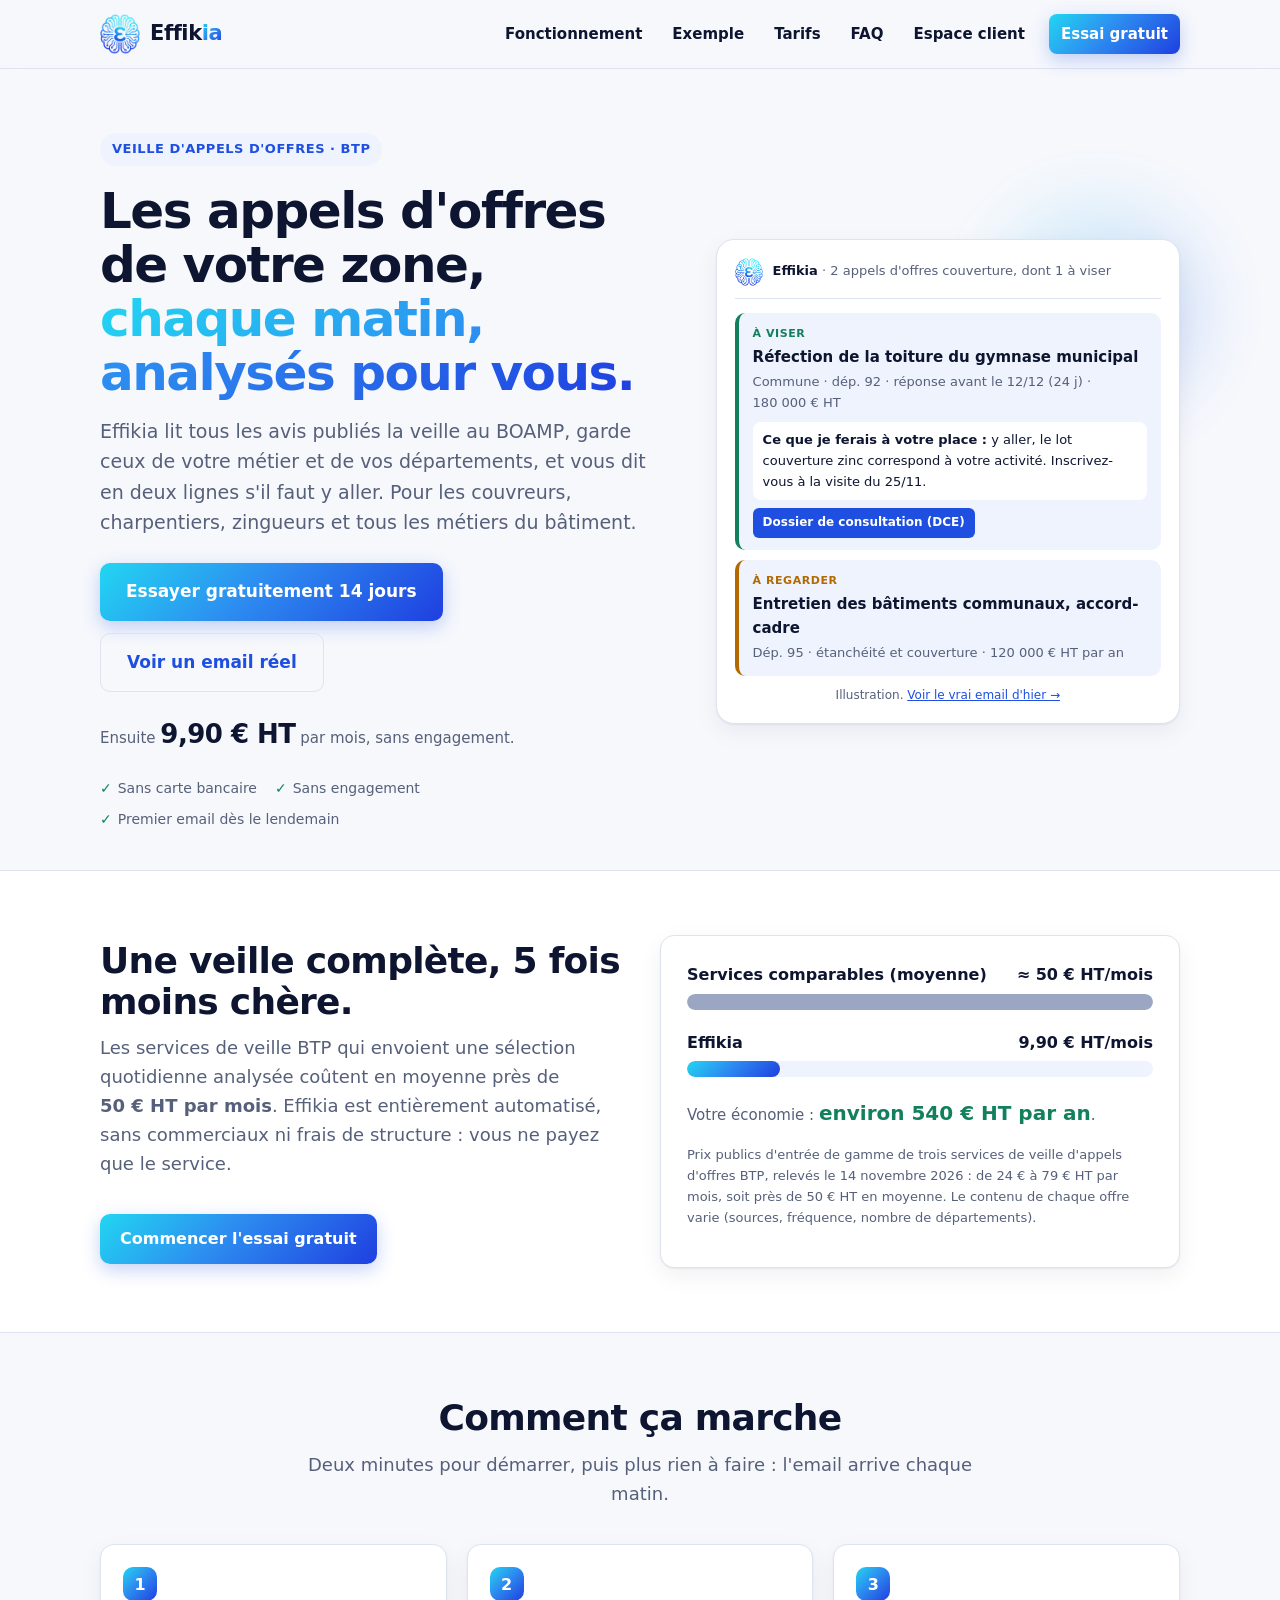
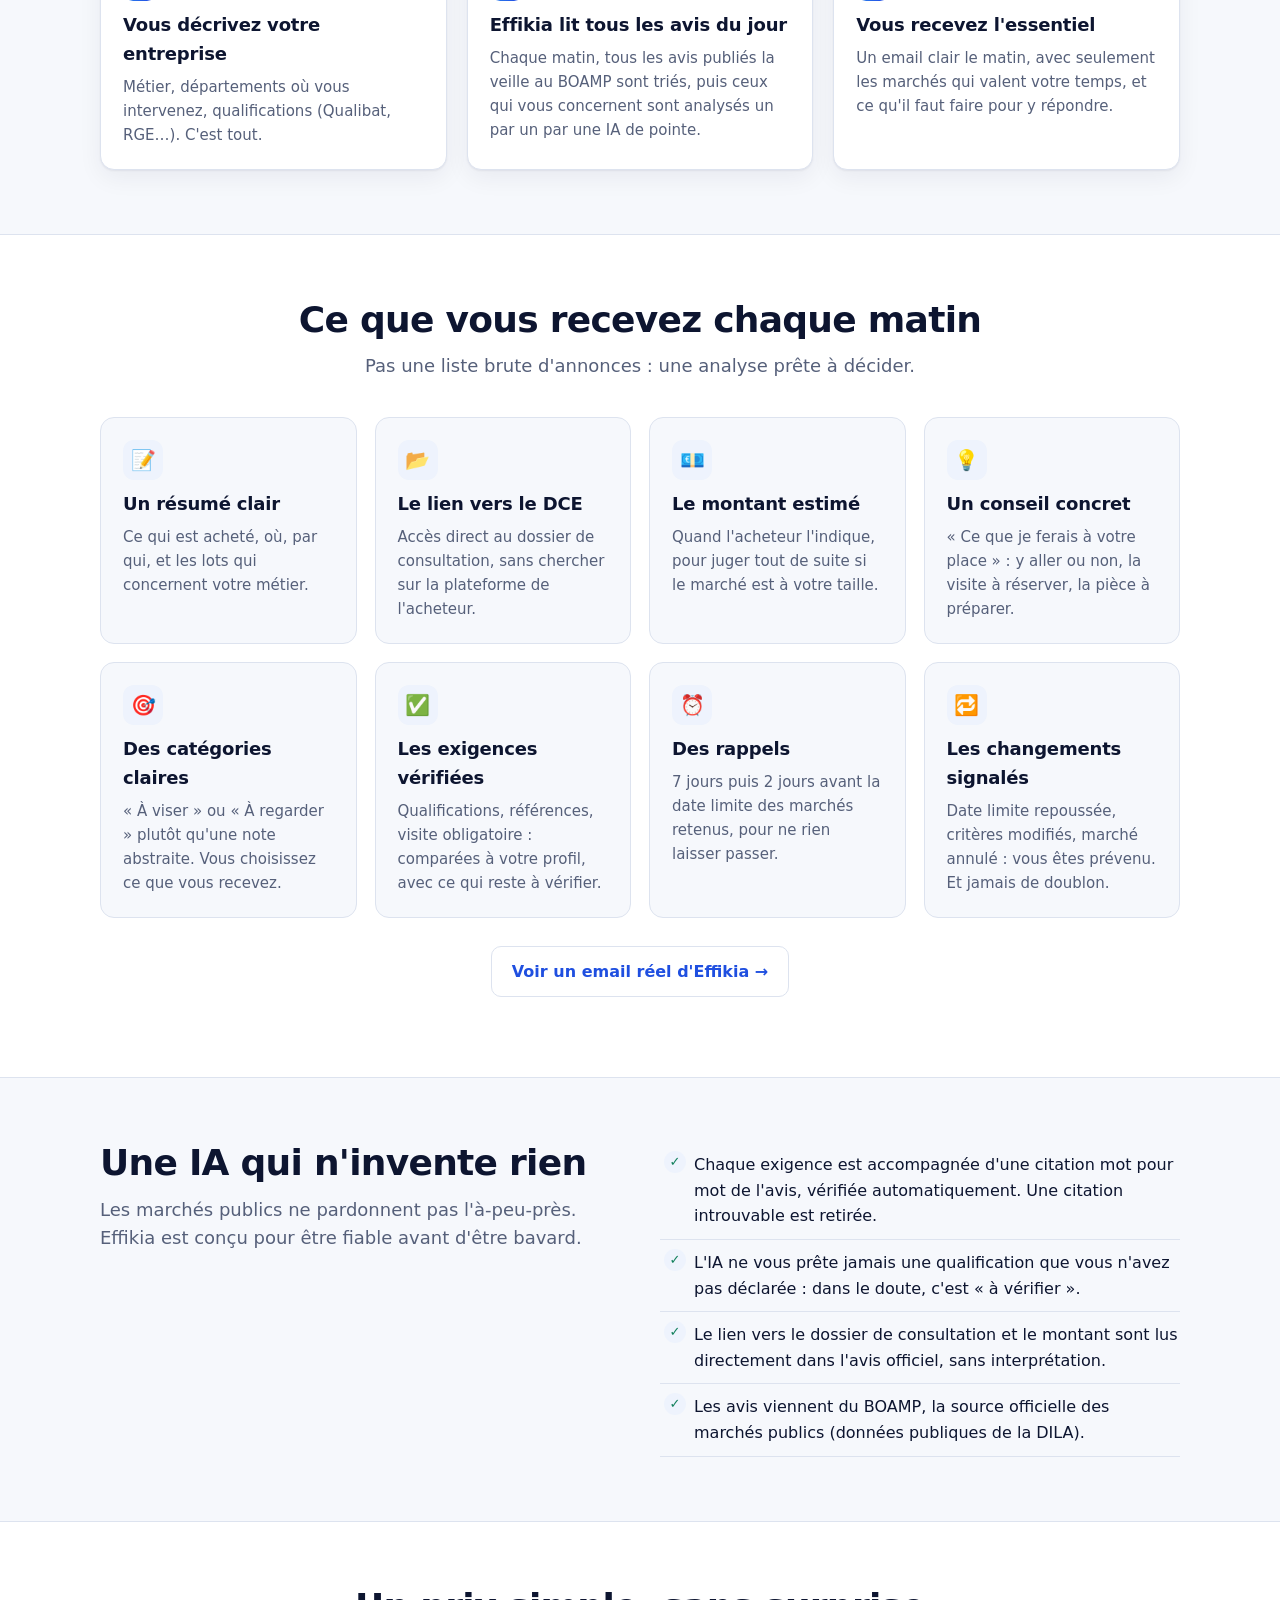
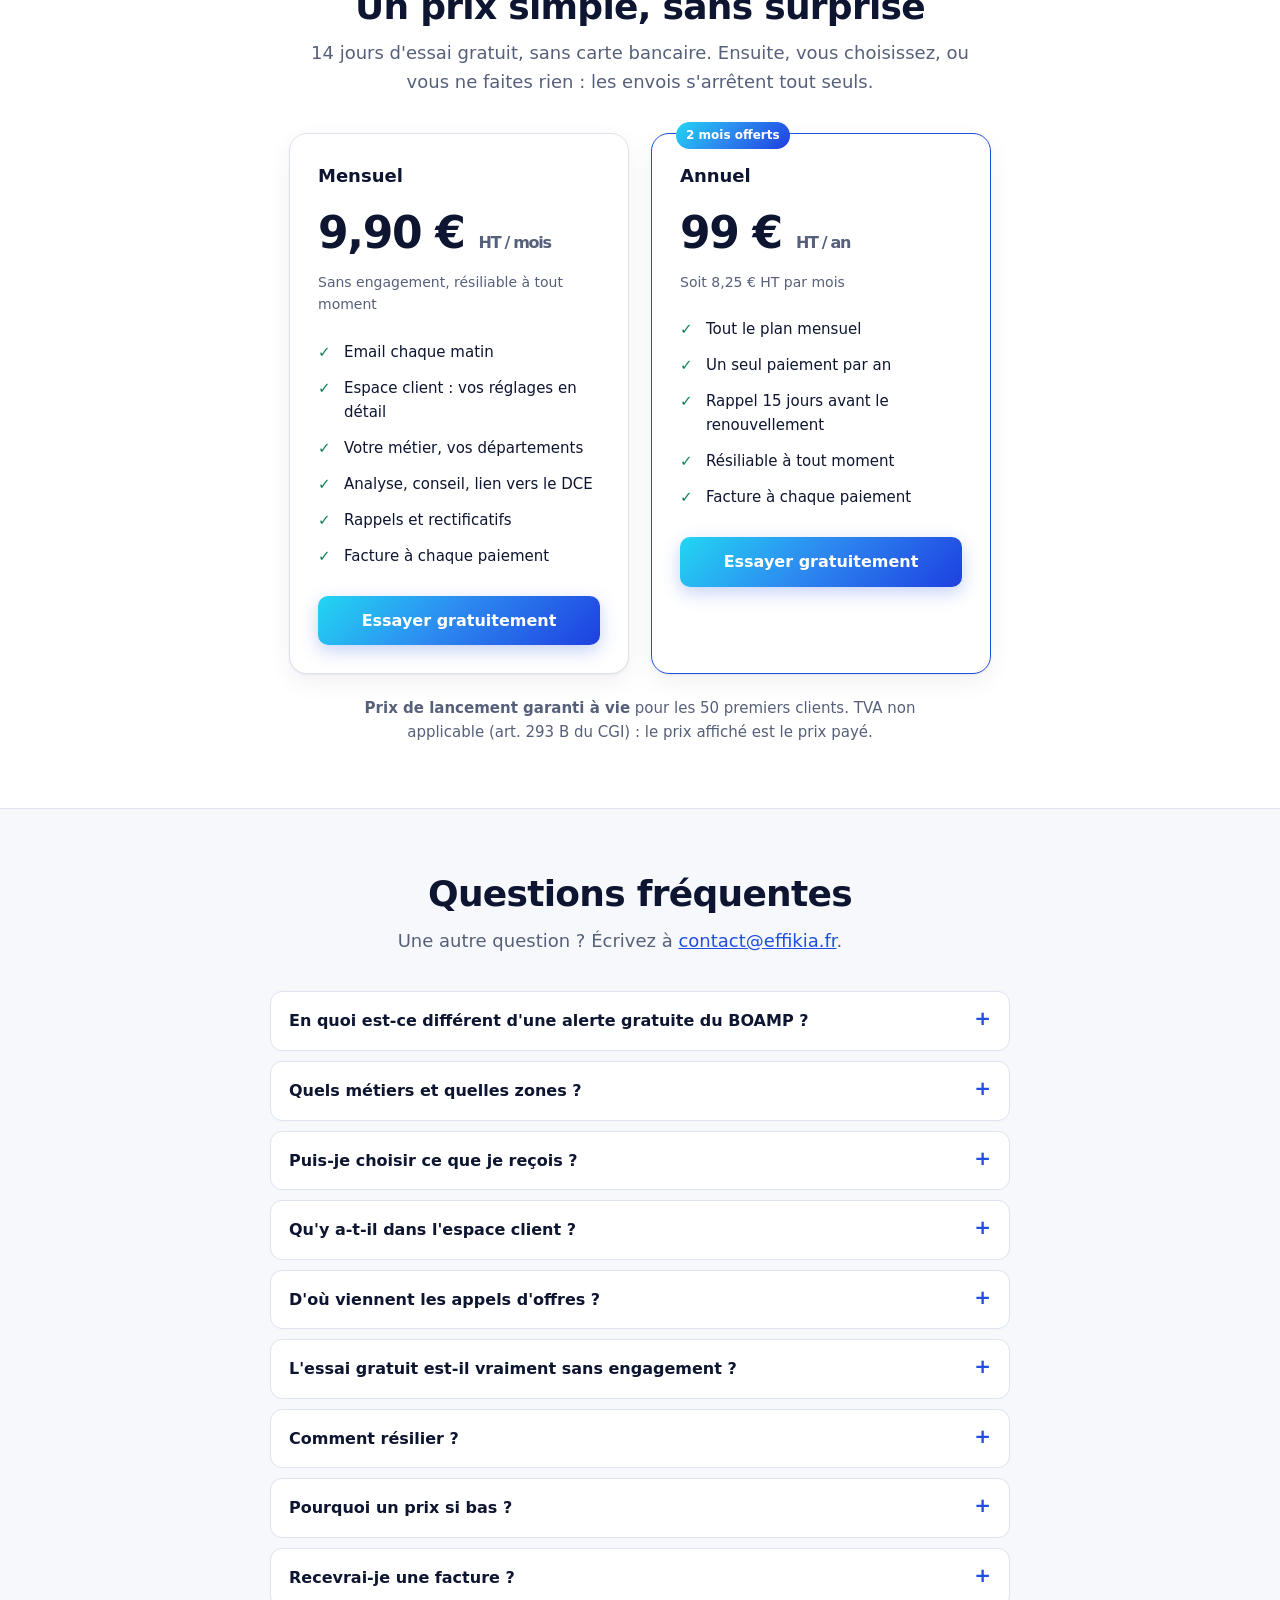
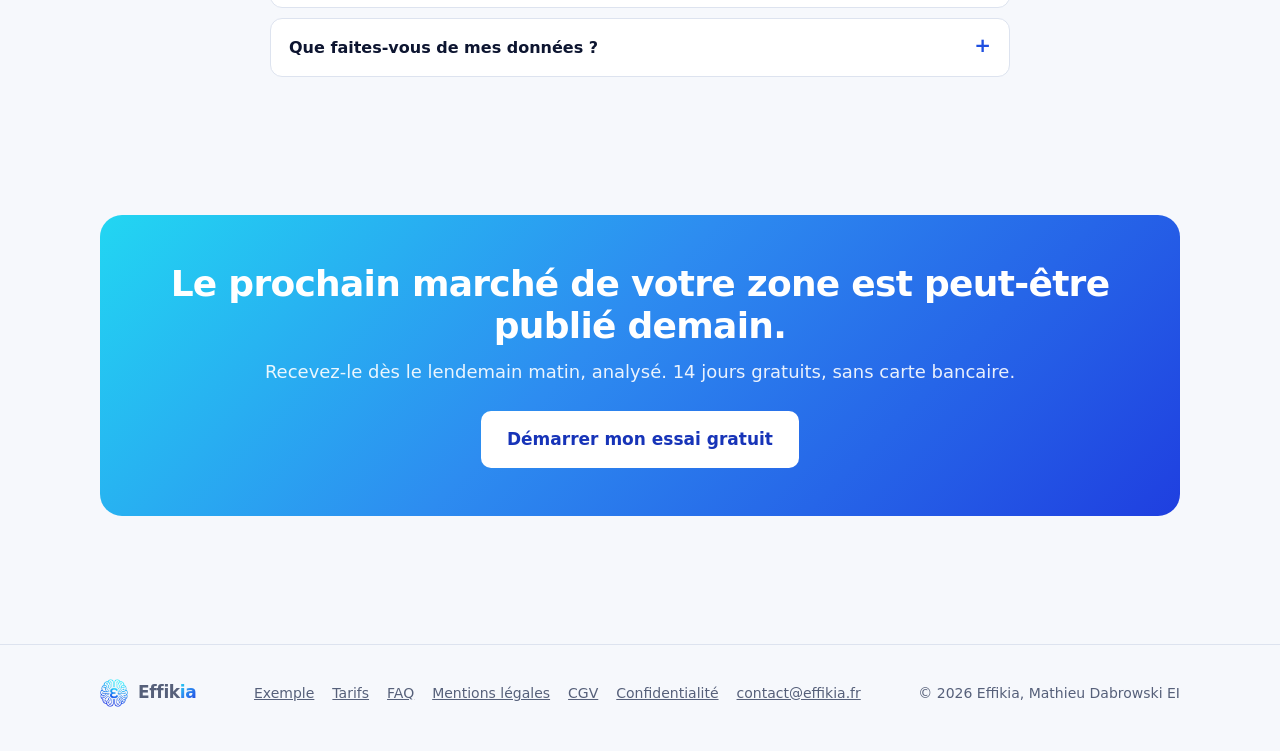
<file: index.html>
<!doctype html>
<html lang="fr">
<head>
<meta charset="utf-8"><meta name="viewport" content="width=device-width,initial-scale=1">
<title>Effikia · Veille d'appels d'offres BTP à 9,90 € HT par mois</title>
<meta name="description" content="Chaque matin, les appels d'offres publics de votre métier et de vos départements, analysés par IA : résumé, lien vers le dossier de consultation, exigences et conseil. 9,90 € HT par mois, essai gratuit 14 jours sans carte bancaire.">
<link rel="icon" type="image/png" sizes="32x32" href="img/favicon-32.png">
<link rel="apple-touch-icon" href="img/apple-touch-icon.png">
<meta property="og:title" content="Effikia · Veille d'appels d'offres BTP à 9,90 € HT par mois">
<meta property="og:description" content="Les appels d'offres de votre métier et de votre zone, chaque matin, analysés pour vous.">
<meta property="og:image" content="https://effikia.fr/img/logo.png">
<link rel="stylesheet" href="style.css">
</head>
<body>
<header class="site-header">
  <div class="wrap">
    <a class="brand" href="index.html"><img src="img/logo-96.png" alt="" width="40" height="40"><span>Effik<b>ia</b></span></a>
    <input type="checkbox" id="menu" class="menu-toggle" aria-label="Ouvrir le menu">
    <label for="menu" class="menu-btn" aria-hidden="true"><span></span><span></span><span></span></label>
    <nav class="nav" aria-label="Navigation principale">
      <a href="index.html#fonctionnement">Fonctionnement</a>
      <a href="exemple.html">Exemple</a>
      <a href="index.html#tarifs">Tarifs</a>
      <a href="index.html#faq">FAQ</a>
      <a href="https://espace.effikia.fr/">Espace client</a>
      <a class="btn" href="essai.html">Essai gratuit</a>
    </nav>
  </div>
</header>

<main>
<section class="hero">
  <div class="wrap">
    <div>
      <span class="eyebrow">Veille d'appels d'offres · BTP</span>
      <h1>Les appels d'offres de votre zone, <span class="accent">chaque matin, analysés pour vous.</span></h1>
      <p class="lead">Effikia lit tous les avis publiés la veille au BOAMP, garde ceux de votre métier et de vos départements, et vous dit en deux lignes s'il faut y aller. Pour les couvreurs, charpentiers, zingueurs et tous les métiers du bâtiment.</p>
      <div class="cta-row">
        <a class="btn lg" href="essai.html">Essayer gratuitement 14 jours</a>
        <a class="btn ghost lg" href="exemple.html">Voir un email réel</a>
      </div>
      <p class="price-tag">Ensuite <strong>9,90&nbsp;€&nbsp;HT</strong> par mois, sans engagement.</p>
      <ul class="reassure">
        <li>Sans carte bancaire</li><li>Sans engagement</li><li>Premier email dès le lendemain</li>
      </ul>
    </div>
    <div class="mock" aria-label="Aperçu d'un email du matin (illustration)">
      <div class="mock-head"><img src="img/logo-96.png" alt=""><div><b>Effikia</b> · 2 appels d'offres couverture, dont 1 à viser</div></div>
      <div class="tender">
        <div class="tag">À VISER</div>
        <div class="t">Réfection de la toiture du gymnase municipal</div>
        <div class="m">Commune · dép. 92 · réponse avant le 12/12 (24 j) · 180&nbsp;000&nbsp;€&nbsp;HT</div>
        <div class="advice"><b>Ce que je ferais à votre place :</b> y aller, le lot couverture zinc correspond à votre activité. Inscrivez-vous à la visite du 25/11.</div>
        <span class="dce">Dossier de consultation (DCE)</span>
      </div>
      <div class="tender warn">
        <div class="tag">À REGARDER</div>
        <div class="t">Entretien des bâtiments communaux, accord-cadre</div>
        <div class="m">Dép. 95 · étanchéité et couverture · 120&nbsp;000&nbsp;€&nbsp;HT par an</div>
      </div>
      <p class="mock-note">Illustration. <a href="exemple.html">Voir le vrai email d'hier →</a></p>
    </div>
  </div>
</section>

<section class="block alt" id="prix">
  <div class="wrap compare">
    <div>
      <h2>Une veille complète, 5 fois moins chère.</h2>
      <p class="section-lead">Les services de veille BTP qui envoient une sélection quotidienne analysée coûtent en moyenne près de <strong>50&nbsp;€&nbsp;HT par mois</strong>. Effikia est entièrement automatisé, sans commerciaux ni frais de structure : vous ne payez que le service.</p>
      <a class="btn" href="essai.html">Commencer l'essai gratuit</a>
    </div>
    <div class="bars">
      <div class="bar">
        <div class="bar-label"><span>Services comparables (moyenne)</span><span>≈ 50&nbsp;€&nbsp;HT/mois</span></div>
        <div class="bar-track"><div class="bar-fill" style="width:100%"></div></div>
      </div>
      <div class="bar">
        <div class="bar-label"><span>Effikia</span><span>9,90&nbsp;€&nbsp;HT/mois</span></div>
        <div class="bar-track"><div class="bar-fill us" style="width:20%"></div></div>
      </div>
      <p class="saving">Votre économie : <strong>environ 540&nbsp;€&nbsp;HT par an</strong>.</p>
      <p class="fineprint">Prix publics d'entrée de gamme de trois services de veille d'appels d'offres BTP, relevés le 14&nbsp;novembre&nbsp;2026 : de 24&nbsp;€ à 79&nbsp;€ HT par mois, soit près de 50&nbsp;€ HT en moyenne. Le contenu de chaque offre varie (sources, fréquence, nombre de départements).</p>
    </div>
  </div>
</section>

<section class="block" id="fonctionnement">
  <div class="wrap">
    <div class="center">
      <h2>Comment ça marche</h2>
      <p class="section-lead">Deux minutes pour démarrer, puis plus rien à faire : l'email arrive chaque matin.</p>
    </div>
    <div class="grid3">
      <div class="card"><div class="num">1</div><h3>Vous décrivez votre entreprise</h3><p>Métier, départements où vous intervenez, qualifications (Qualibat, RGE…). C'est tout.</p></div>
      <div class="card"><div class="num">2</div><h3>Effikia lit tous les avis du jour</h3><p>Chaque matin, tous les avis publiés la veille au BOAMP sont triés, puis ceux qui vous concernent sont analysés un par un par une IA de pointe.</p></div>
      <div class="card"><div class="num">3</div><h3>Vous recevez l'essentiel</h3><p>Un email clair le matin, avec seulement les marchés qui valent votre temps, et ce qu'il faut faire pour y répondre.</p></div>
    </div>
  </div>
</section>

<section class="block alt" id="contenu">
  <div class="wrap">
    <div class="center">
      <h2>Ce que vous recevez chaque matin</h2>
      <p class="section-lead">Pas une liste brute d'annonces : une analyse prête à décider.</p>
    </div>
    <div class="grid4">
      <div class="card"><div class="ico">📝</div><h3>Un résumé clair</h3><p>Ce qui est acheté, où, par qui, et les lots qui concernent votre métier.</p></div>
      <div class="card"><div class="ico">📂</div><h3>Le lien vers le DCE</h3><p>Accès direct au dossier de consultation, sans chercher sur la plateforme de l'acheteur.</p></div>
      <div class="card"><div class="ico">💶</div><h3>Le montant estimé</h3><p>Quand l'acheteur l'indique, pour juger tout de suite si le marché est à votre taille.</p></div>
      <div class="card"><div class="ico">💡</div><h3>Un conseil concret</h3><p>« Ce que je ferais à votre place » : y aller ou non, la visite à réserver, la pièce à préparer.</p></div>
      <div class="card"><div class="ico">🎯</div><h3>Des catégories claires</h3><p>« À viser » ou « À regarder » plutôt qu'une note abstraite. Vous choisissez ce que vous recevez.</p></div>
      <div class="card"><div class="ico">✅</div><h3>Les exigences vérifiées</h3><p>Qualifications, références, visite obligatoire : comparées à votre profil, avec ce qui reste à vérifier.</p></div>
      <div class="card"><div class="ico">⏰</div><h3>Des rappels</h3><p>7 jours puis 2 jours avant la date limite des marchés retenus, pour ne rien laisser passer.</p></div>
      <div class="card"><div class="ico">🔁</div><h3>Les changements signalés</h3><p>Date limite repoussée, critères modifiés, marché annulé : vous êtes prévenu. Et jamais de doublon.</p></div>
    </div>
    <p class="center" style="margin-top:28px"><a class="btn ghost" href="exemple.html">Voir un email réel d'Effikia →</a></p>
  </div>
</section>

<section class="block" id="fiabilite">
  <div class="wrap trust">
    <div>
      <h2>Une IA qui n'invente rien</h2>
      <p class="section-lead">Les marchés publics ne pardonnent pas l'à-peu-près. Effikia est conçu pour être fiable avant d'être bavard.</p>
    </div>
    <ul class="checklist">
      <li>Chaque exigence est accompagnée d'une citation mot pour mot de l'avis, vérifiée automatiquement. Une citation introuvable est retirée.</li>
      <li>L'IA ne vous prête jamais une qualification que vous n'avez pas déclarée : dans le doute, c'est « à vérifier ».</li>
      <li>Le lien vers le dossier de consultation et le montant sont lus directement dans l'avis officiel, sans interprétation.</li>
      <li>Les avis viennent du BOAMP, la source officielle des marchés publics (données publiques de la DILA).</li>
    </ul>
  </div>
</section>

<section class="block alt" id="tarifs">
  <div class="wrap">
    <div class="center">
      <h2>Un prix simple, sans surprise</h2>
      <p class="section-lead">14 jours d'essai gratuit, sans carte bancaire. Ensuite, vous choisissez, ou vous ne faites rien : les envois s'arrêtent tout seuls.</p>
    </div>
    <div class="plans">
      <div class="plan">
        <h3>Mensuel</h3>
        <p class="amount">9,90&nbsp;€ <small>HT / mois</small></p>
        <p class="sub">Sans engagement, résiliable à tout moment</p>
        <ul><li>Email chaque matin</li><li>Espace client : vos réglages en détail</li><li>Votre métier, vos départements</li><li>Analyse, conseil, lien vers le DCE</li><li>Rappels et rectificatifs</li><li>Facture à chaque paiement</li></ul>
        <a class="btn" href="essai.html">Essayer gratuitement</a>
      </div>
      <div class="plan best">
        <span class="badge">2 mois offerts</span>
        <h3>Annuel</h3>
        <p class="amount">99&nbsp;€ <small>HT / an</small></p>
        <p class="sub">Soit 8,25&nbsp;€ HT par mois</p>
        <ul><li>Tout le plan mensuel</li><li>Un seul paiement par an</li><li>Rappel 15 jours avant le renouvellement</li><li>Résiliable à tout moment</li><li>Facture à chaque paiement</li></ul>
        <a class="btn" href="essai.html">Essayer gratuitement</a>
      </div>
    </div>
    <p class="launch"><strong>Prix de lancement garanti à vie</strong> pour les 50 premiers clients. TVA non applicable (art. 293 B du CGI) : le prix affiché est le prix payé.</p>
  </div>
</section>

<section class="block" id="faq">
  <div class="wrap narrow faq">
    <h2 class="center">Questions fréquentes</h2>
    <p class="section-lead center">Une autre question ? Écrivez à <a href="mailto:contact@effikia.fr">contact@effikia.fr</a>.</p>
    <details><summary>En quoi est-ce différent d'une alerte gratuite du BOAMP ?</summary><p>Une alerte gratuite envoie tout ce qui contient un mot-clé, y compris les marchés hors de votre zone, trop gros ou sans rapport avec votre métier. Effikia lit chaque avis, écarte ce qui ne vous concerne pas, et vous explique pourquoi les autres valent le coup, avec le lien vers le dossier et ce qu'il faut préparer.</p></details>
    <details><summary>Quels métiers et quelles zones ?</summary><p>Effikia est spécialisé dans la couverture, la charpente et la zinguerie, et couvre aussi le bâtiment tous métiers. Vous choisissez jusqu'à 15 départements, en France métropolitaine et dans les départements d'outre-mer.</p></details>
    <details><summary>Puis-je choisir ce que je reçois ?</summary><p>Oui. Chaque marché est classé « À viser » (votre métier, votre zone, votre taille), « À regarder » (intéressant mais à vérifier) ou « Pour information » (votre métier n'y est qu'une petite partie, ou seulement en sous-traitance). Par défaut, vous recevez les deux premières catégories ; votre espace client permet de changer ce choix, ainsi que vos départements, votre activité, vos montants, vos mots-clés et les acheteurs à ignorer.</p></details>
    <details><summary>Qu'y a-t-il dans l'espace client ?</summary><p>Tous vos réglages : départements, activité, qualifications, références, montants, mots-clés à ajouter ou à écarter, acheteurs à ignorer, catégories reçues et adresses de réception. Un bouton « Tester mes réglages » vous envoie la liste des marchés qu'ils auraient retenus sur les 30 derniers jours. On s'y connecte par un lien reçu par email, sans mot de passe, ou directement depuis l'email du matin.</p></details>
    <details><summary>D'où viennent les appels d'offres ?</summary><p>Du BOAMP, le Bulletin officiel des annonces des marchés publics, où sont publiés les marchés publics à partir de 90&nbsp;000&nbsp;€ HT ainsi que de nombreux marchés plus petits. Ce sont des données publiques de la DILA.</p></details>
    <details><summary>L'essai gratuit est-il vraiment sans engagement ?</summary><p>Oui. Aucune carte bancaire n'est demandée. Deux jours avant la fin, vous recevez un bilan de votre essai. Si vous ne souhaitez pas continuer, il n'y a rien à faire : les envois s'arrêtent d'eux-mêmes.</p></details>
    <details><summary>Comment résilier ?</summary><p>À tout moment : le lien « Me désabonner » en bas de chaque email prépare la demande, il suffit de l'envoyer. Les abonnés peuvent aussi résilier depuis leur espace de gestion d'abonnement. La résiliation prend effet à la fin de la période déjà payée.</p></details>
    <details><summary>Pourquoi un prix si bas ?</summary><p>Parce qu'Effikia est entièrement automatisé : pas de commerciaux, pas de bureaux, pas de frais d'agence. Une même analyse d'avis sert à plusieurs entreprises, ce qui divise les coûts. Vous ne payez que le service.</p></details>
    <details><summary>Recevrai-je une facture ?</summary><p>Oui, une facture conforme est envoyée automatiquement à chaque paiement, par carte bancaire via Stripe.</p></details>
    <details><summary>Que faites-vous de mes données ?</summary><p>Elles servent uniquement à préparer votre email : elles ne sont jamais vendues. Le détail figure dans notre <a href="confidentialite.html">politique de confidentialité</a>.</p></details>
  </div>
</section>

<section class="block">
  <div class="wrap">
    <div class="final">
      <h2>Le prochain marché de votre zone est peut-être publié demain.</h2>
      <p>Recevez-le dès le lendemain matin, analysé. 14 jours gratuits, sans carte bancaire.</p>
      <a class="btn lg" href="essai.html">Démarrer mon essai gratuit</a>
    </div>
  </div>
</section>
</main>

<footer class="site-footer">
  <div class="wrap">
    <a class="brand" href="index.html"><img src="img/logo-96.png" alt="" width="28" height="28"><span>Effik<b>ia</b></span></a>
    <nav aria-label="Liens légaux">
      <a href="exemple.html">Exemple</a><a href="index.html#tarifs">Tarifs</a><a href="index.html#faq">FAQ</a>
      <a href="mentions-legales.html">Mentions légales</a><a href="cgv.html">CGV</a><a href="confidentialite.html">Confidentialité</a>
      <a href="mailto:contact@effikia.fr">contact@effikia.fr</a>
    </nav>
    <span>© 2026 Effikia, Mathieu Dabrowski EI</span>
  </div>
</footer>
</body>
</html>
</file>
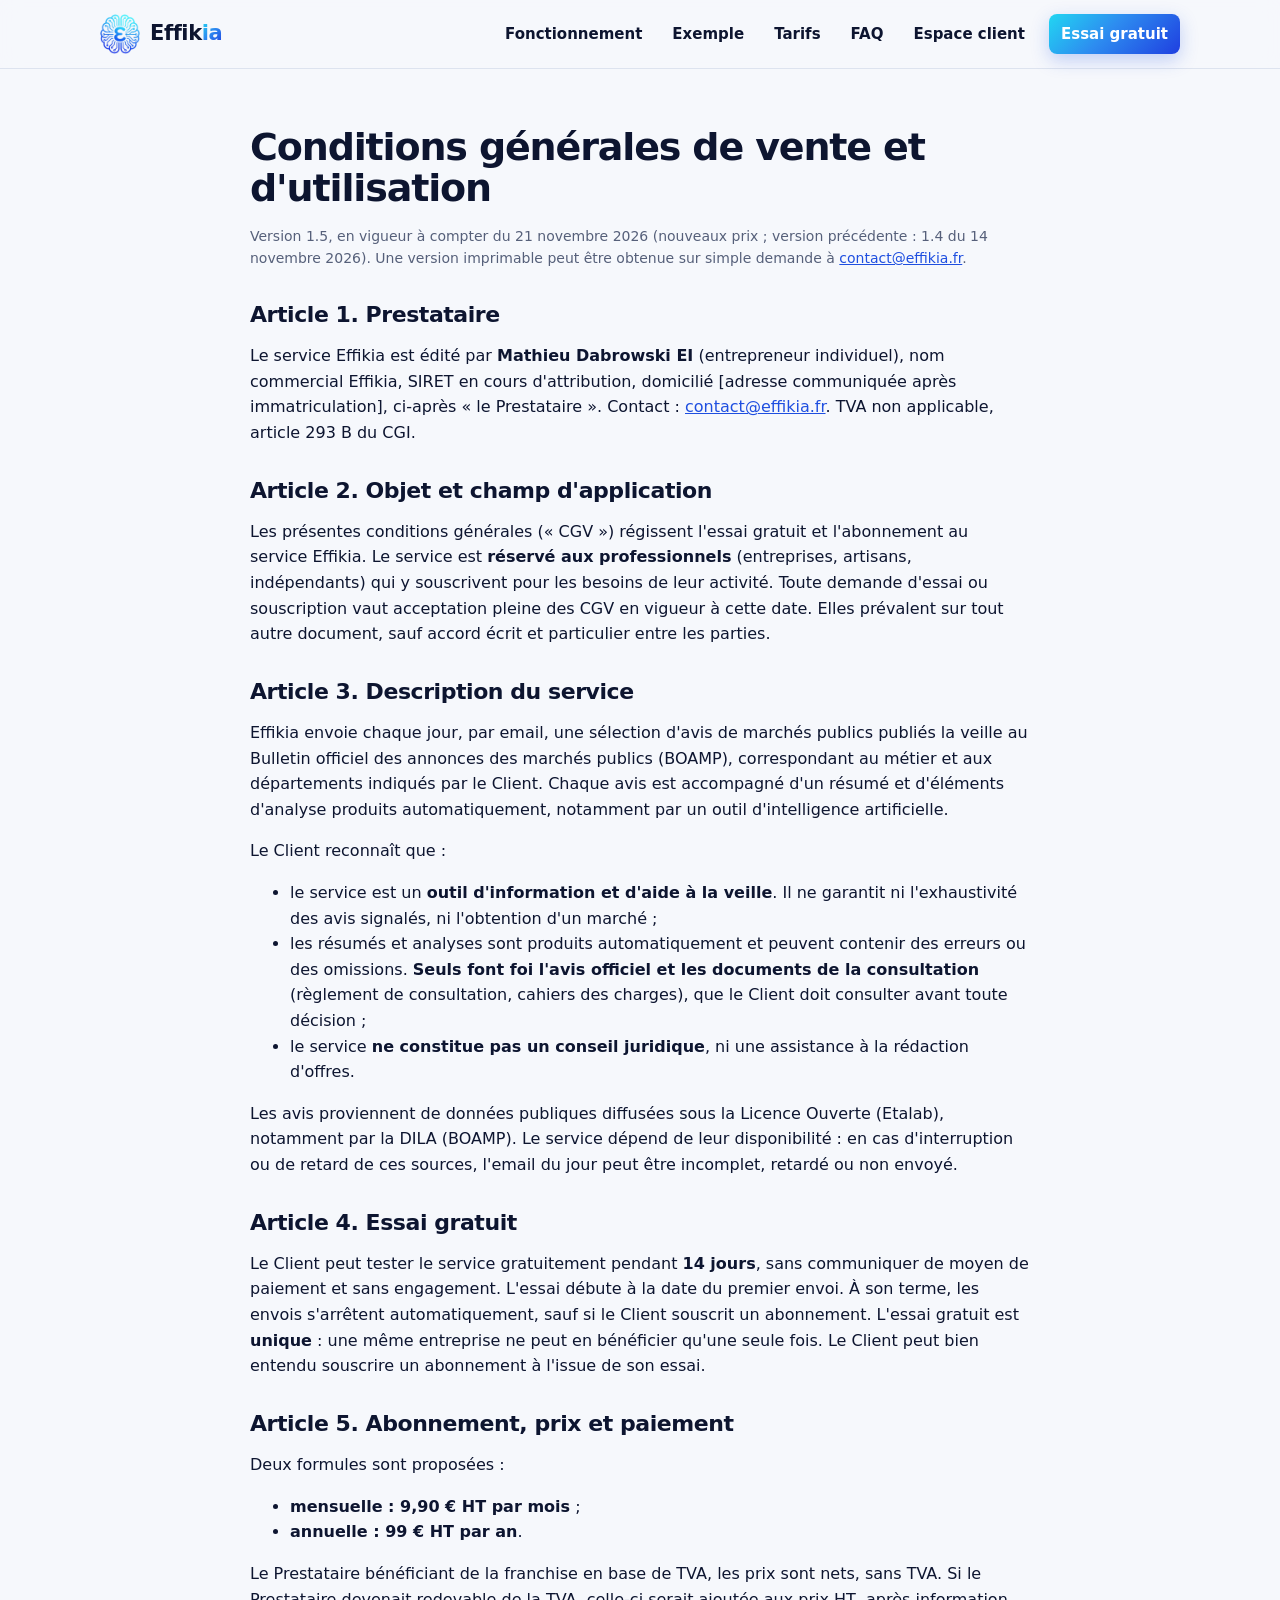
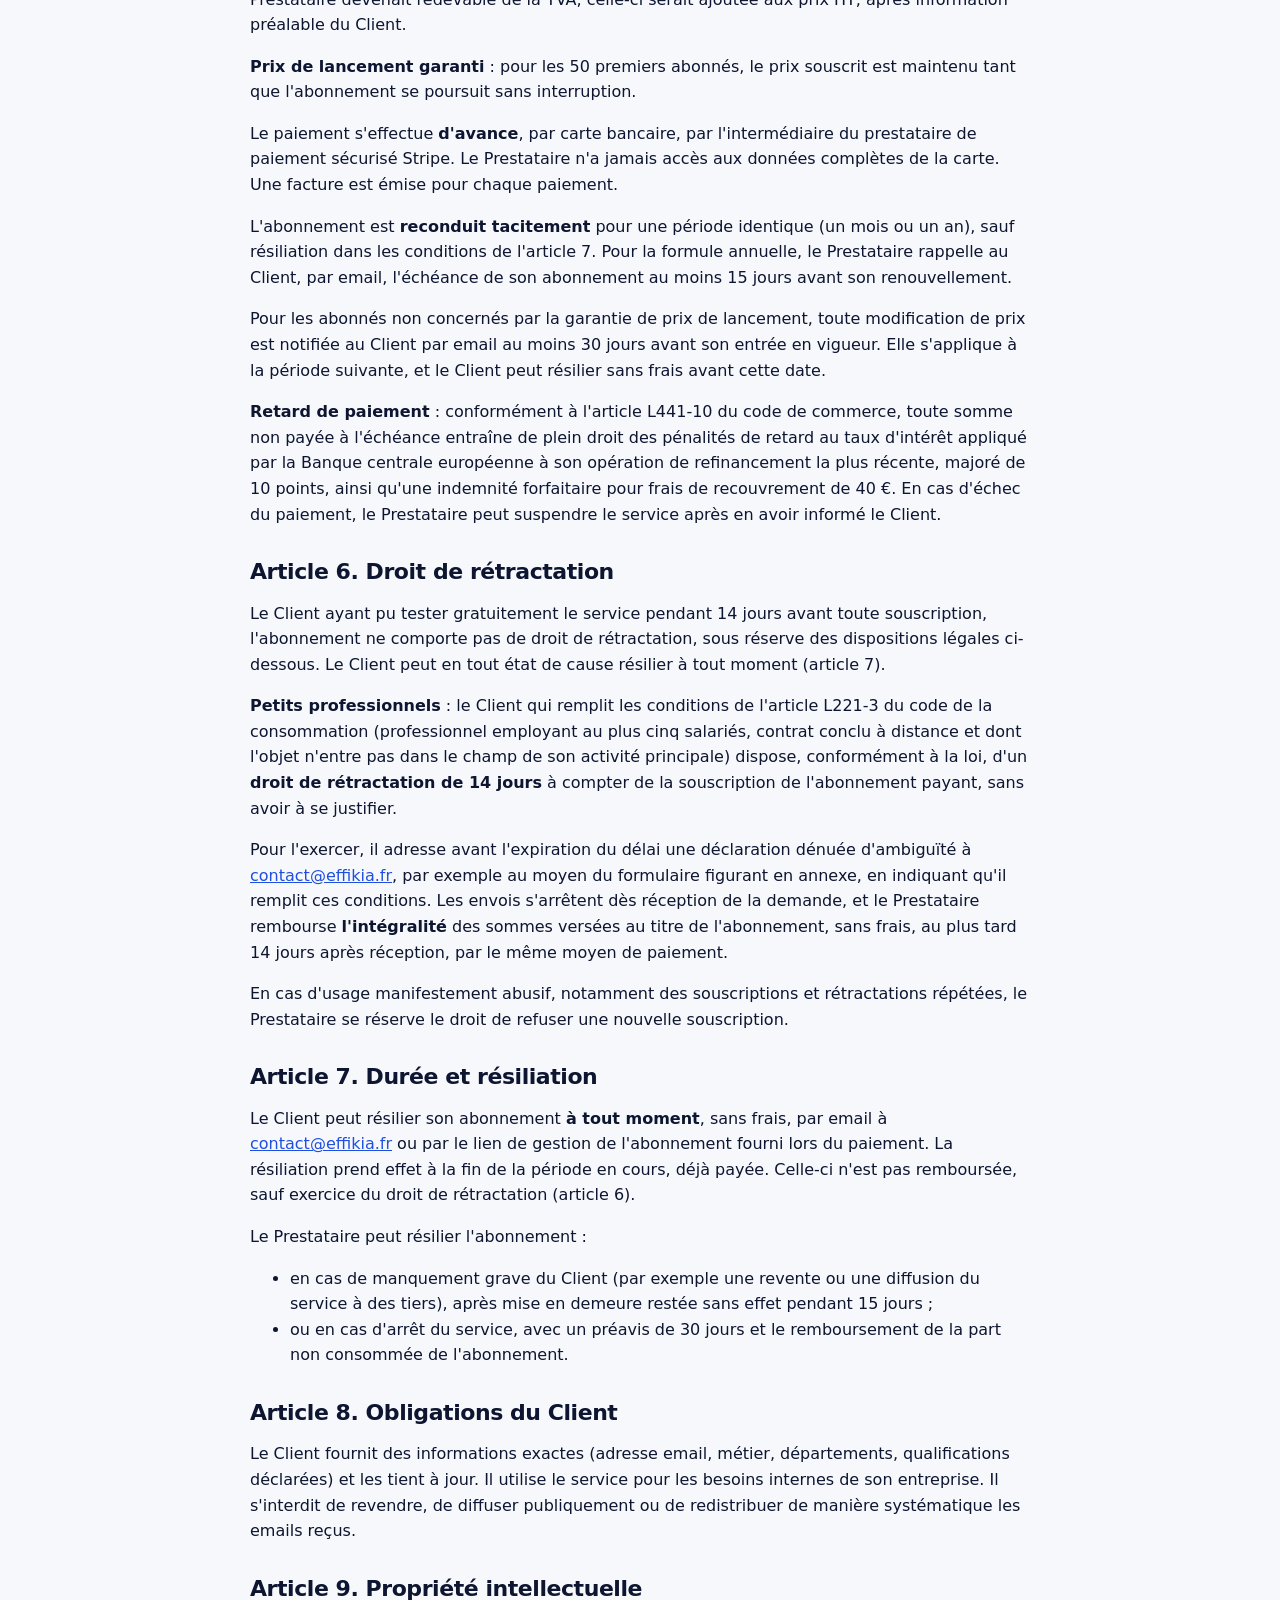
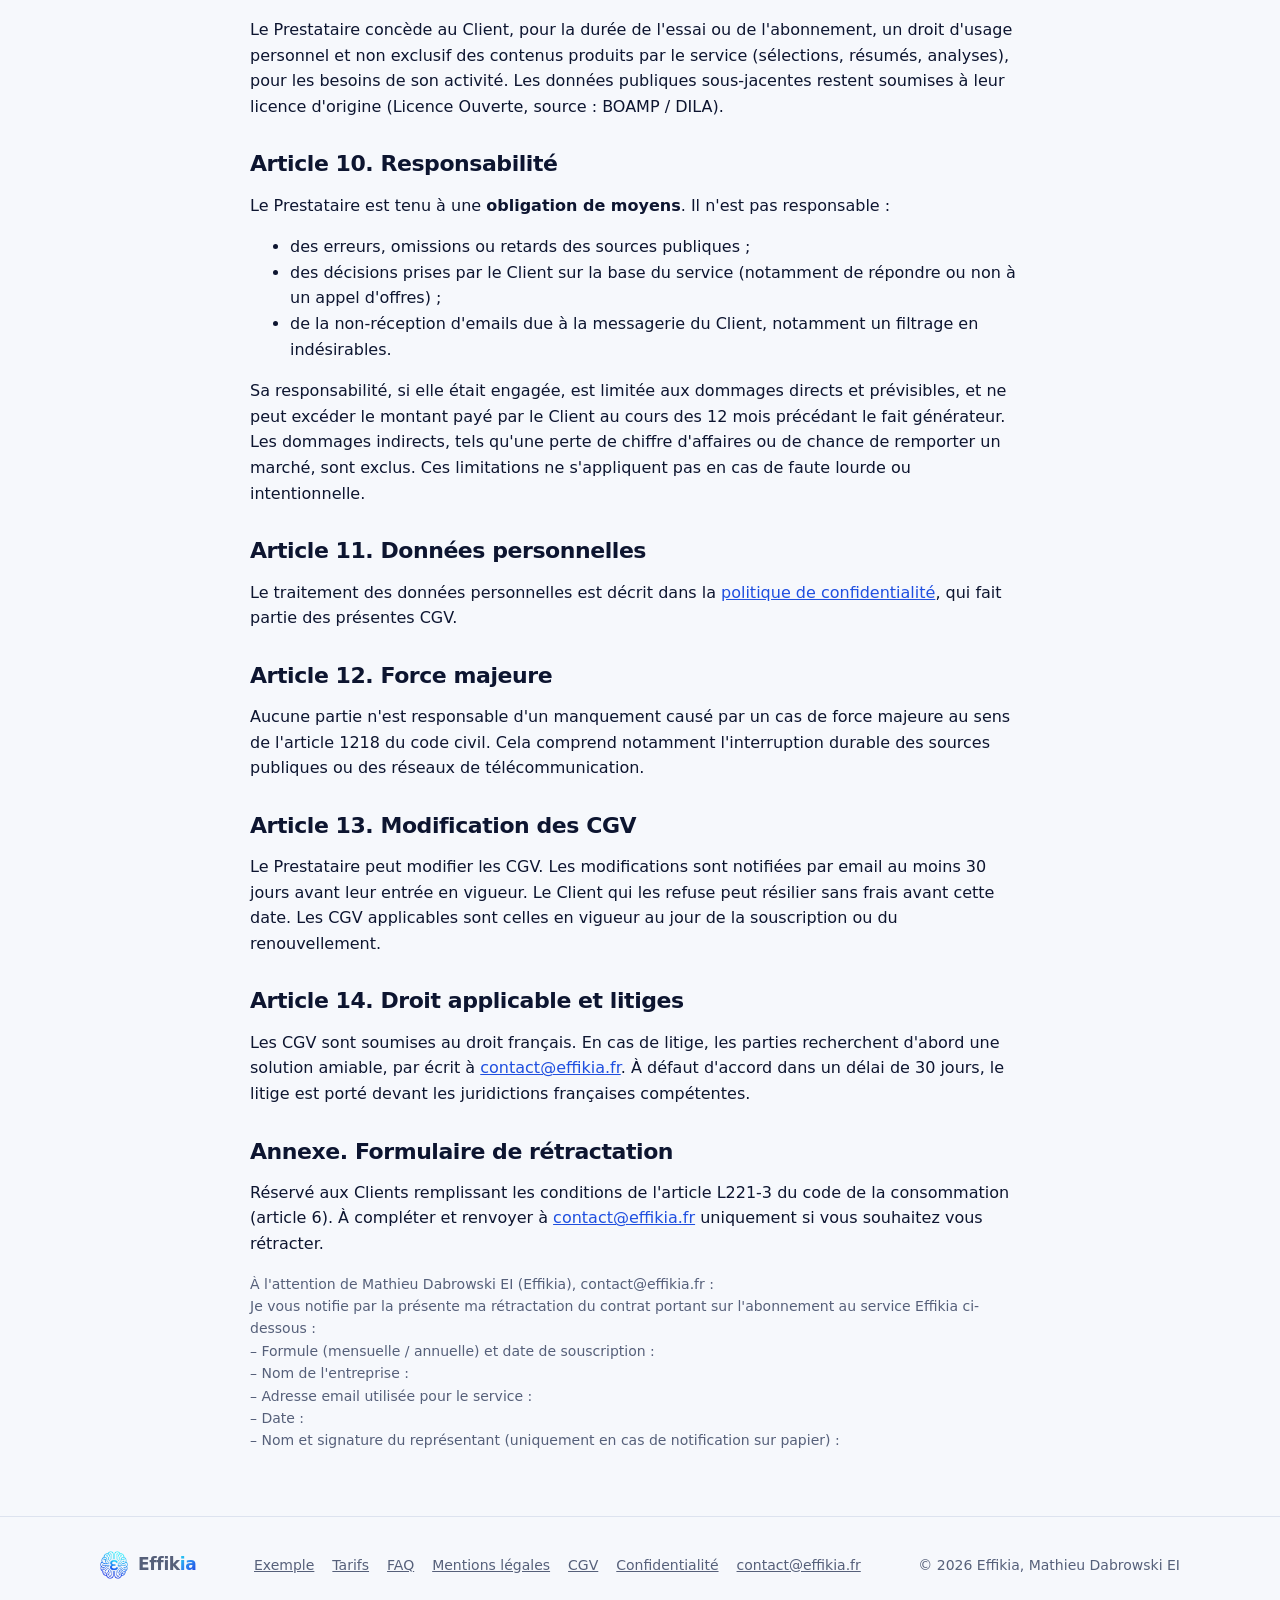
<file: cgv.html>
<!doctype html>
<html lang="fr">
<head>
<meta charset="utf-8"><meta name="viewport" content="width=device-width,initial-scale=1">
<title>Conditions générales de vente</title>
<meta name="description" content="Conditions générales de vente et d'utilisation du service Effikia.">
<link rel="icon" type="image/png" sizes="32x32" href="img/favicon-32.png">
<link rel="apple-touch-icon" href="img/apple-touch-icon.png">
<link rel="stylesheet" href="style.css">
</head>
<body>
<header class="site-header">
  <div class="wrap">
    <a class="brand" href="index.html"><img src="img/logo-96.png" alt="" width="40" height="40"><span>Effik<b>ia</b></span></a>
    <input type="checkbox" id="menu" class="menu-toggle" aria-label="Ouvrir le menu">
    <label for="menu" class="menu-btn" aria-hidden="true"><span></span><span></span><span></span></label>
    <nav class="nav" aria-label="Navigation principale">
      <a href="index.html#fonctionnement">Fonctionnement</a>
      <a href="exemple.html">Exemple</a>
      <a href="index.html#tarifs">Tarifs</a>
      <a href="index.html#faq">FAQ</a>
      <a href="https://espace.effikia.fr/">Espace client</a>
      <a class="btn" href="essai.html">Essai gratuit</a>
    </nav>
  </div>
</header>

<main class="wrap narrow page">
<h1>Conditions générales de vente et d'utilisation</h1>
<p class="note">Version 1.5, en vigueur à compter du 21 novembre 2026 (nouveaux prix ; version précédente : 1.4 du 14 novembre 2026). Une version imprimable peut être obtenue sur simple demande à <a href="mailto:contact@effikia.fr">contact@effikia.fr</a>.</p>

<h2>Article 1. Prestataire</h2>
<p>Le service Effikia est édité par <strong>Mathieu Dabrowski EI</strong> (entrepreneur individuel), nom commercial Effikia, SIRET en cours d'attribution, domicilié [adresse communiquée après immatriculation], ci-après « le Prestataire ». Contact : <a href="mailto:contact@effikia.fr">contact@effikia.fr</a>. TVA non applicable, article 293 B du CGI.</p>

<h2>Article 2. Objet et champ d'application</h2>
<p>Les présentes conditions générales (« CGV ») régissent l'essai gratuit et l'abonnement au service Effikia. Le service est <strong>réservé aux professionnels</strong> (entreprises, artisans, indépendants) qui y souscrivent pour les besoins de leur activité. Toute demande d'essai ou souscription vaut acceptation pleine des CGV en vigueur à cette date. Elles prévalent sur tout autre document, sauf accord écrit et particulier entre les parties.</p>

<h2>Article 3. Description du service</h2>
<p>Effikia envoie chaque jour, par email, une sélection d'avis de marchés publics publiés la veille au Bulletin officiel des annonces des marchés publics (BOAMP), correspondant au métier et aux départements indiqués par le Client. Chaque avis est accompagné d'un résumé et d'éléments d'analyse produits automatiquement, notamment par un outil d'intelligence artificielle.</p>
<p>Le Client reconnaît que :</p>
<ul>
<li>le service est un <strong>outil d'information et d'aide à la veille</strong>. Il ne garantit ni l'exhaustivité des avis signalés, ni l'obtention d'un marché ;</li>
<li>les résumés et analyses sont produits automatiquement et peuvent contenir des erreurs ou des omissions. <strong>Seuls font foi l'avis officiel et les documents de la consultation</strong> (règlement de consultation, cahiers des charges), que le Client doit consulter avant toute décision ;</li>
<li>le service <strong>ne constitue pas un conseil juridique</strong>, ni une assistance à la rédaction d'offres.</li>
</ul>
<p>Les avis proviennent de données publiques diffusées sous la Licence Ouverte (Etalab), notamment par la DILA (BOAMP). Le service dépend de leur disponibilité : en cas d'interruption ou de retard de ces sources, l'email du jour peut être incomplet, retardé ou non envoyé.</p>

<h2>Article 4. Essai gratuit</h2>
<p>Le Client peut tester le service gratuitement pendant <strong>14 jours</strong>, sans communiquer de moyen de paiement et sans engagement. L'essai débute à la date du premier envoi. À son terme, les envois s'arrêtent automatiquement, sauf si le Client souscrit un abonnement. L'essai gratuit est <strong>unique</strong> : une même entreprise ne peut en bénéficier qu'une seule fois. Le Client peut bien entendu souscrire un abonnement à l'issue de son essai.</p>

<h2>Article 5. Abonnement, prix et paiement</h2>
<p>Deux formules sont proposées :</p>
<ul>
<li><strong>mensuelle : 9,90 € HT par mois</strong> ;</li>
<li><strong>annuelle : 99 € HT par an</strong>.</li>
</ul>
<p>Le Prestataire bénéficiant de la franchise en base de TVA, les prix sont nets, sans TVA. Si le Prestataire devenait redevable de la TVA, celle-ci serait ajoutée aux prix HT, après information préalable du Client.</p>
<p><strong>Prix de lancement garanti</strong> : pour les 50 premiers abonnés, le prix souscrit est maintenu tant que l'abonnement se poursuit sans interruption.</p>
<p>Le paiement s'effectue <strong>d'avance</strong>, par carte bancaire, par l'intermédiaire du prestataire de paiement sécurisé Stripe. Le Prestataire n'a jamais accès aux données complètes de la carte. Une facture est émise pour chaque paiement.</p>
<p>L'abonnement est <strong>reconduit tacitement</strong> pour une période identique (un mois ou un an), sauf résiliation dans les conditions de l'article 7. Pour la formule annuelle, le Prestataire rappelle au Client, par email, l'échéance de son abonnement au moins 15 jours avant son renouvellement.</p>
<p>Pour les abonnés non concernés par la garantie de prix de lancement, toute modification de prix est notifiée au Client par email au moins 30 jours avant son entrée en vigueur. Elle s'applique à la période suivante, et le Client peut résilier sans frais avant cette date.</p>
<p><strong>Retard de paiement</strong> : conformément à l'article L441-10 du code de commerce, toute somme non payée à l'échéance entraîne de plein droit des pénalités de retard au taux d'intérêt appliqué par la Banque centrale européenne à son opération de refinancement la plus récente, majoré de 10 points, ainsi qu'une indemnité forfaitaire pour frais de recouvrement de 40 €. En cas d'échec du paiement, le Prestataire peut suspendre le service après en avoir informé le Client.</p>

<h2>Article 6. Droit de rétractation</h2>
<p>Le Client ayant pu tester gratuitement le service pendant 14 jours avant toute souscription, l'abonnement ne comporte pas de droit de rétractation, sous réserve des dispositions légales ci-dessous. Le Client peut en tout état de cause résilier à tout moment (article 7).</p>
<p><strong>Petits professionnels</strong> : le Client qui remplit les conditions de l'article L221-3 du code de la consommation (professionnel employant au plus cinq salariés, contrat conclu à distance et dont l'objet n'entre pas dans le champ de son activité principale) dispose, conformément à la loi, d'un <strong>droit de rétractation de 14 jours</strong> à compter de la souscription de l'abonnement payant, sans avoir à se justifier.</p>
<p>Pour l'exercer, il adresse avant l'expiration du délai une déclaration dénuée d'ambiguïté à <a href="mailto:contact@effikia.fr">contact@effikia.fr</a>, par exemple au moyen du formulaire figurant en annexe, en indiquant qu'il remplit ces conditions. Les envois s'arrêtent dès réception de la demande, et le Prestataire rembourse <strong>l'intégralité</strong> des sommes versées au titre de l'abonnement, sans frais, au plus tard 14 jours après réception, par le même moyen de paiement.</p>
<p>En cas d'usage manifestement abusif, notamment des souscriptions et rétractations répétées, le Prestataire se réserve le droit de refuser une nouvelle souscription.</p>

<h2>Article 7. Durée et résiliation</h2>
<p>Le Client peut résilier son abonnement <strong>à tout moment</strong>, sans frais, par email à <a href="mailto:contact@effikia.fr">contact@effikia.fr</a> ou par le lien de gestion de l'abonnement fourni lors du paiement. La résiliation prend effet à la fin de la période en cours, déjà payée. Celle-ci n'est pas remboursée, sauf exercice du droit de rétractation (article 6).</p>
<p>Le Prestataire peut résilier l'abonnement :</p>
<ul>
<li>en cas de manquement grave du Client (par exemple une revente ou une diffusion du service à des tiers), après mise en demeure restée sans effet pendant 15 jours ;</li>
<li>ou en cas d'arrêt du service, avec un préavis de 30 jours et le remboursement de la part non consommée de l'abonnement.</li>
</ul>

<h2>Article 8. Obligations du Client</h2>
<p>Le Client fournit des informations exactes (adresse email, métier, départements, qualifications déclarées) et les tient à jour. Il utilise le service pour les besoins internes de son entreprise. Il s'interdit de revendre, de diffuser publiquement ou de redistribuer de manière systématique les emails reçus.</p>

<h2>Article 9. Propriété intellectuelle</h2>
<p>Le Prestataire concède au Client, pour la durée de l'essai ou de l'abonnement, un droit d'usage personnel et non exclusif des contenus produits par le service (sélections, résumés, analyses), pour les besoins de son activité. Les données publiques sous-jacentes restent soumises à leur licence d'origine (Licence Ouverte, source : BOAMP / DILA).</p>

<h2>Article 10. Responsabilité</h2>
<p>Le Prestataire est tenu à une <strong>obligation de moyens</strong>. Il n'est pas responsable :</p>
<ul>
<li>des erreurs, omissions ou retards des sources publiques ;</li>
<li>des décisions prises par le Client sur la base du service (notamment de répondre ou non à un appel d'offres) ;</li>
<li>de la non-réception d'emails due à la messagerie du Client, notamment un filtrage en indésirables.</li>
</ul>
<p>Sa responsabilité, si elle était engagée, est limitée aux dommages directs et prévisibles, et ne peut excéder le montant payé par le Client au cours des 12 mois précédant le fait générateur. Les dommages indirects, tels qu'une perte de chiffre d'affaires ou de chance de remporter un marché, sont exclus. Ces limitations ne s'appliquent pas en cas de faute lourde ou intentionnelle.</p>

<h2>Article 11. Données personnelles</h2>
<p>Le traitement des données personnelles est décrit dans la <a href="confidentialite.html">politique de confidentialité</a>, qui fait partie des présentes CGV.</p>

<h2>Article 12. Force majeure</h2>
<p>Aucune partie n'est responsable d'un manquement causé par un cas de force majeure au sens de l'article 1218 du code civil. Cela comprend notamment l'interruption durable des sources publiques ou des réseaux de télécommunication.</p>

<h2>Article 13. Modification des CGV</h2>
<p>Le Prestataire peut modifier les CGV. Les modifications sont notifiées par email au moins 30 jours avant leur entrée en vigueur. Le Client qui les refuse peut résilier sans frais avant cette date. Les CGV applicables sont celles en vigueur au jour de la souscription ou du renouvellement.</p>

<h2>Article 14. Droit applicable et litiges</h2>
<p>Les CGV sont soumises au droit français. En cas de litige, les parties recherchent d'abord une solution amiable, par écrit à <a href="mailto:contact@effikia.fr">contact@effikia.fr</a>. À défaut d'accord dans un délai de 30 jours, le litige est porté devant les juridictions françaises compétentes.</p>

<h2>Annexe. Formulaire de rétractation</h2>
<p>Réservé aux Clients remplissant les conditions de l'article L221-3 du code de la consommation (article 6). À compléter et renvoyer à <a href="mailto:contact@effikia.fr">contact@effikia.fr</a> uniquement si vous souhaitez vous rétracter.</p>
<p class="note">À l'attention de Mathieu Dabrowski EI (Effikia), contact@effikia.fr :<br>
Je vous notifie par la présente ma rétractation du contrat portant sur l'abonnement au service Effikia ci-dessous :<br>
– Formule (mensuelle / annuelle) et date de souscription :<br>
– Nom de l'entreprise :<br>
– Adresse email utilisée pour le service :<br>
– Date :<br>
– Nom et signature du représentant (uniquement en cas de notification sur papier) :</p>

</main>

<footer class="site-footer">
  <div class="wrap">
    <a class="brand" href="index.html"><img src="img/logo-96.png" alt="" width="28" height="28"><span>Effik<b>ia</b></span></a>
    <nav aria-label="Liens légaux">
      <a href="exemple.html">Exemple</a><a href="index.html#tarifs">Tarifs</a><a href="index.html#faq">FAQ</a>
      <a href="mentions-legales.html">Mentions légales</a><a href="cgv.html">CGV</a><a href="confidentialite.html">Confidentialité</a>
      <a href="mailto:contact@effikia.fr">contact@effikia.fr</a>
    </nav>
    <span>© 2026 Effikia, Mathieu Dabrowski EI</span>
  </div>
</footer>
</body>
</html>
</file>
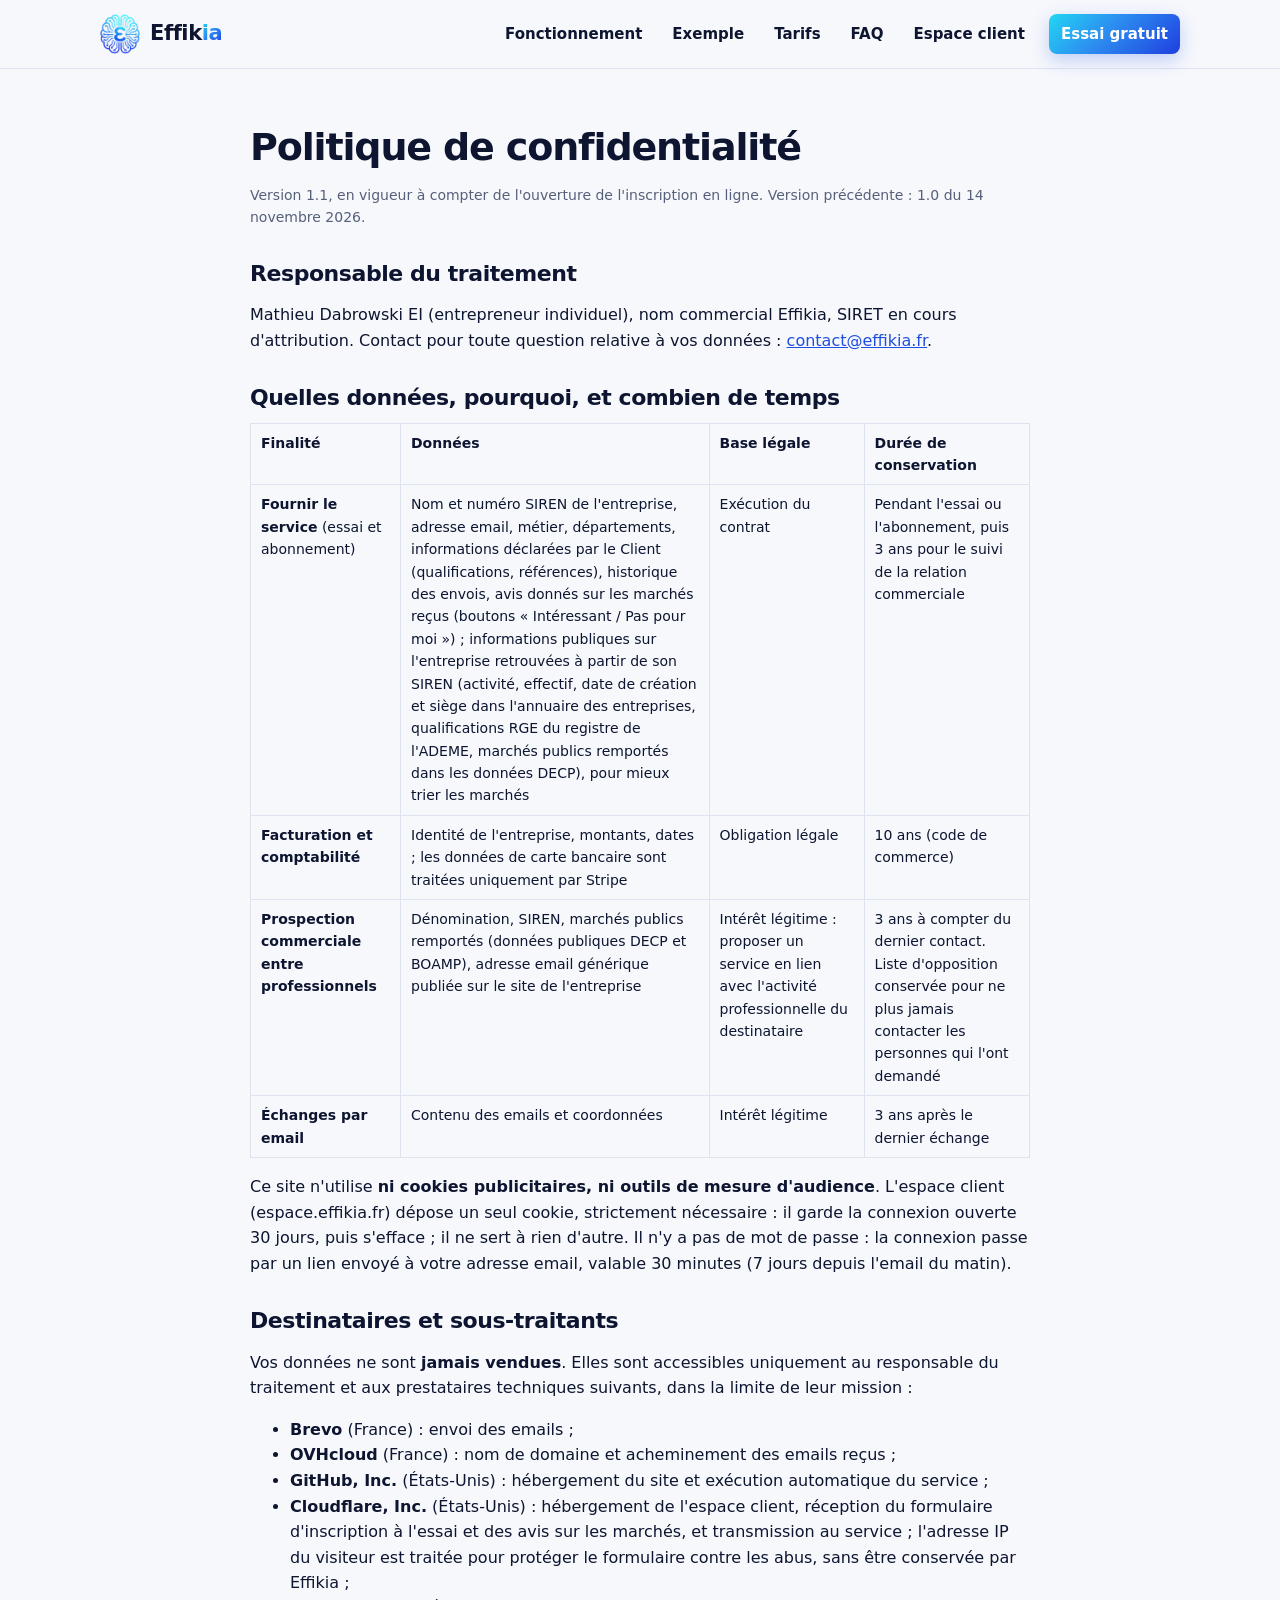
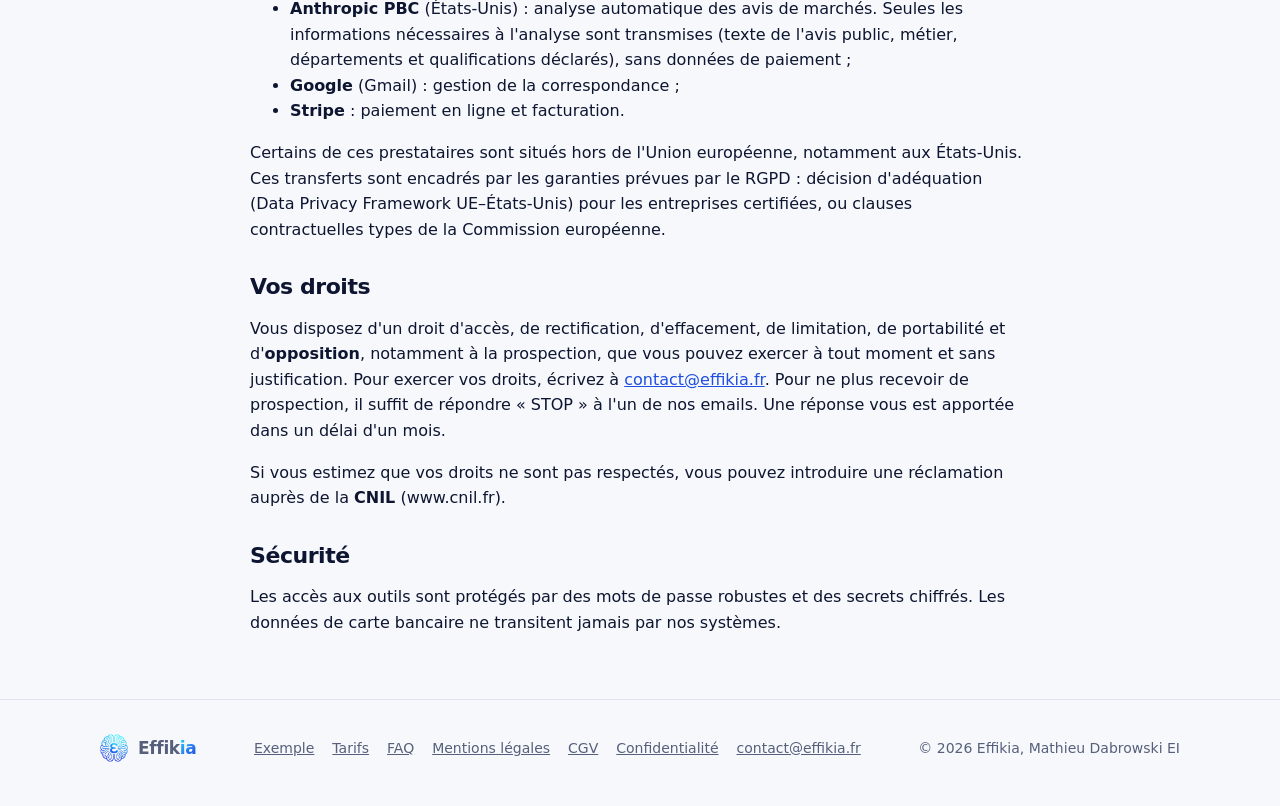
<file: confidentialite.html>
<!doctype html>
<html lang="fr">
<head>
<meta charset="utf-8"><meta name="viewport" content="width=device-width,initial-scale=1">
<title>Politique de confidentialité</title>
<meta name="description" content="Comment Effikia traite les données personnelles.">
<link rel="icon" type="image/png" sizes="32x32" href="img/favicon-32.png">
<link rel="apple-touch-icon" href="img/apple-touch-icon.png">
<link rel="stylesheet" href="style.css">
</head>
<body>
<header class="site-header">
  <div class="wrap">
    <a class="brand" href="index.html"><img src="img/logo-96.png" alt="" width="40" height="40"><span>Effik<b>ia</b></span></a>
    <input type="checkbox" id="menu" class="menu-toggle" aria-label="Ouvrir le menu">
    <label for="menu" class="menu-btn" aria-hidden="true"><span></span><span></span><span></span></label>
    <nav class="nav" aria-label="Navigation principale">
      <a href="index.html#fonctionnement">Fonctionnement</a>
      <a href="exemple.html">Exemple</a>
      <a href="index.html#tarifs">Tarifs</a>
      <a href="index.html#faq">FAQ</a>
      <a href="https://espace.effikia.fr/">Espace client</a>
      <a class="btn" href="essai.html">Essai gratuit</a>
    </nav>
  </div>
</header>

<main class="wrap narrow page">
<h1>Politique de confidentialité</h1>
<p class="note">Version 1.1, en vigueur à compter de l'ouverture de l'inscription en ligne. Version précédente : 1.0 du 14 novembre 2026.</p>

<h2>Responsable du traitement</h2>
<p>Mathieu Dabrowski EI (entrepreneur individuel), nom commercial Effikia, SIRET en cours d'attribution. Contact pour toute question relative à vos données : <a href="mailto:contact@effikia.fr">contact@effikia.fr</a>.</p>

<h2>Quelles données, pourquoi, et combien de temps</h2>
<table style="width:100%;border-collapse:collapse;font-size:14px">
<tr><th style="text-align:left">Finalité</th><th style="text-align:left">Données</th><th style="text-align:left">Base légale</th><th style="text-align:left">Durée de conservation</th></tr>
<tr><td><strong>Fournir le service</strong> (essai et abonnement)</td><td>Nom et numéro SIREN de l'entreprise, adresse email, métier, départements, informations déclarées par le Client (qualifications, références), historique des envois, avis donnés sur les marchés reçus (boutons « Intéressant / Pas pour moi ») ; informations publiques sur l'entreprise retrouvées à partir de son SIREN (activité, effectif, date de création et siège dans l'annuaire des entreprises, qualifications RGE du registre de l'ADEME, marchés publics remportés dans les données DECP), pour mieux trier les marchés</td><td>Exécution du contrat</td><td>Pendant l'essai ou l'abonnement, puis 3 ans pour le suivi de la relation commerciale</td></tr>
<tr><td><strong>Facturation et comptabilité</strong></td><td>Identité de l'entreprise, montants, dates ; les données de carte bancaire sont traitées uniquement par Stripe</td><td>Obligation légale</td><td>10 ans (code de commerce)</td></tr>
<tr><td><strong>Prospection commerciale entre professionnels</strong></td><td>Dénomination, SIREN, marchés publics remportés (données publiques DECP et BOAMP), adresse email générique publiée sur le site de l'entreprise</td><td>Intérêt légitime : proposer un service en lien avec l'activité professionnelle du destinataire</td><td>3 ans à compter du dernier contact. Liste d'opposition conservée pour ne plus jamais contacter les personnes qui l'ont demandé</td></tr>
<tr><td><strong>Échanges par email</strong></td><td>Contenu des emails et coordonnées</td><td>Intérêt légitime</td><td>3 ans après le dernier échange</td></tr>
</table>
<p>Ce site n'utilise <strong>ni cookies publicitaires, ni outils de mesure d'audience</strong>. L'espace client (espace.effikia.fr) dépose un seul cookie, strictement nécessaire : il garde la connexion ouverte 30 jours, puis s'efface ; il ne sert à rien d'autre. Il n'y a pas de mot de passe : la connexion passe par un lien envoyé à votre adresse email, valable 30 minutes (7 jours depuis l'email du matin).</p>

<h2>Destinataires et sous-traitants</h2>
<p>Vos données ne sont <strong>jamais vendues</strong>. Elles sont accessibles uniquement au responsable du traitement et aux prestataires techniques suivants, dans la limite de leur mission :</p>
<ul>
<li><strong>Brevo</strong> (France) : envoi des emails ;</li>
<li><strong>OVHcloud</strong> (France) : nom de domaine et acheminement des emails reçus ;</li>
<li><strong>GitHub, Inc.</strong> (États-Unis) : hébergement du site et exécution automatique du service ;</li>
<li><strong>Cloudflare, Inc.</strong> (États-Unis) : hébergement de l'espace client, réception du formulaire d'inscription à l'essai et des avis sur les marchés, et transmission au service ; l'adresse IP du visiteur est traitée pour protéger le formulaire contre les abus, sans être conservée par Effikia ;</li>
<li><strong>Anthropic PBC</strong> (États-Unis) : analyse automatique des avis de marchés. Seules les informations nécessaires à l'analyse sont transmises (texte de l'avis public, métier, départements et qualifications déclarés), sans données de paiement ;</li>
<li><strong>Google</strong> (Gmail) : gestion de la correspondance ;</li>
<li><strong>Stripe</strong> : paiement en ligne et facturation.</li>
</ul>
<p>Certains de ces prestataires sont situés hors de l'Union européenne, notamment aux États-Unis. Ces transferts sont encadrés par les garanties prévues par le RGPD : décision d'adéquation (Data Privacy Framework UE–États-Unis) pour les entreprises certifiées, ou clauses contractuelles types de la Commission européenne.</p>

<h2>Vos droits</h2>
<p>Vous disposez d'un droit d'accès, de rectification, d'effacement, de limitation, de portabilité et d'<strong>opposition</strong>, notamment à la prospection, que vous pouvez exercer à tout moment et sans justification. Pour exercer vos droits, écrivez à <a href="mailto:contact@effikia.fr">contact@effikia.fr</a>. Pour ne plus recevoir de prospection, il suffit de répondre « STOP » à l'un de nos emails. Une réponse vous est apportée dans un délai d'un mois.</p>
<p>Si vous estimez que vos droits ne sont pas respectés, vous pouvez introduire une réclamation auprès de la <strong>CNIL</strong> (www.cnil.fr).</p>

<h2>Sécurité</h2>
<p>Les accès aux outils sont protégés par des mots de passe robustes et des secrets chiffrés. Les données de carte bancaire ne transitent jamais par nos systèmes.</p>

</main>

<footer class="site-footer">
  <div class="wrap">
    <a class="brand" href="index.html"><img src="img/logo-96.png" alt="" width="28" height="28"><span>Effik<b>ia</b></span></a>
    <nav aria-label="Liens légaux">
      <a href="exemple.html">Exemple</a><a href="index.html#tarifs">Tarifs</a><a href="index.html#faq">FAQ</a>
      <a href="mentions-legales.html">Mentions légales</a><a href="cgv.html">CGV</a><a href="confidentialite.html">Confidentialité</a>
      <a href="mailto:contact@effikia.fr">contact@effikia.fr</a>
    </nav>
    <span>© 2026 Effikia, Mathieu Dabrowski EI</span>
  </div>
</footer>
</body>
</html>
</file>
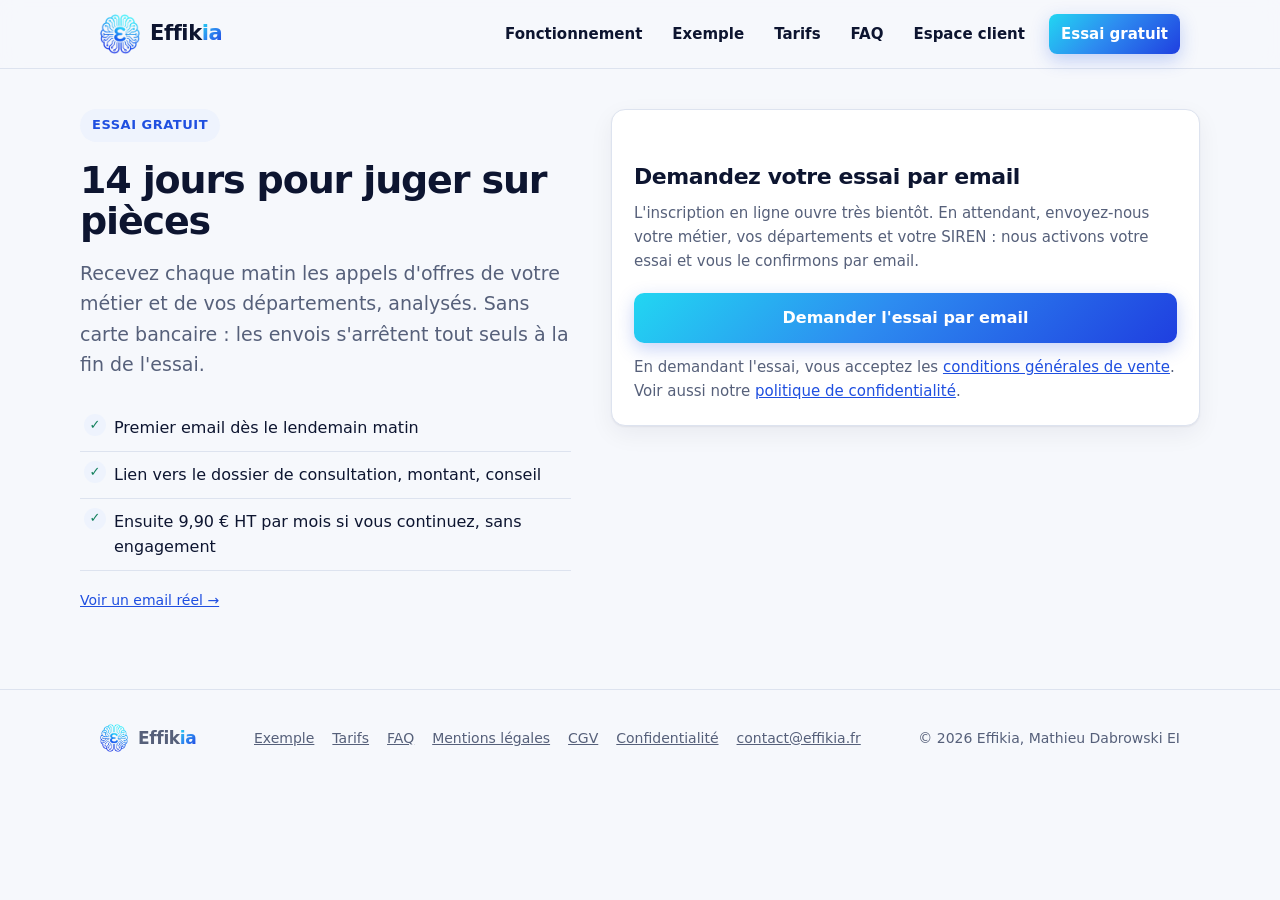
<file: essai.html>
<!doctype html>
<html lang="fr">
<head>
<meta charset="utf-8"><meta name="viewport" content="width=device-width,initial-scale=1">
<title>Essai gratuit · Effikia</title>
<meta name="description" content="Essai gratuit de 14 jours de la veille d'appels d'offres Effikia, sans carte bancaire.">
<link rel="icon" type="image/png" sizes="32x32" href="img/favicon-32.png">
<link rel="apple-touch-icon" href="img/apple-touch-icon.png">
<link rel="stylesheet" href="style.css">
<style>
.signup { display: grid; grid-template-columns: 1fr 1.2fr; gap: 40px; align-items: start; }
.signup form label { display: block; font-weight: 650; margin: 16px 0 6px; }
.signup .hint { font-weight: 400; font-size: 14px; color: var(--muted); }
.signup input[type=text], .signup input[type=email], .signup select, .signup textarea { width: 100%; padding: 11px 12px;
  border: 1.5px solid var(--line); border-radius: 10px; background: var(--bg); color: var(--ink); font: inherit; }
.signup input:focus, .signup select:focus, .signup textarea:focus { outline: none; border-color: var(--blue); }
.signup textarea { min-height: 76px; }
.check { display: flex !important; gap: 10px; align-items: flex-start; font-weight: 400 !important; margin-top: 20px !important; }
.check input { margin-top: 5px; }
.hp { position: absolute; left: -9999px; }
#msg { margin-top: 16px; padding: 12px 14px; border-radius: 10px; display: none; }
#msg.ok { display: block; background: color-mix(in srgb, var(--good) 15%, transparent); }
#msg.err { display: block; background: color-mix(in srgb, var(--bad) 15%, transparent); }
.signup .btn { margin-top: 20px; width: 100%; }
.signup .btn[disabled] { opacity: .6; cursor: wait; }
@media (max-width: 900px) { .signup { grid-template-columns: 1fr; } }
</style>
</head>
<body>
<header class="site-header">
  <div class="wrap">
    <a class="brand" href="index.html"><img src="img/logo-96.png" alt="" width="40" height="40"><span>Effik<b>ia</b></span></a>
    <input type="checkbox" id="menu" class="menu-toggle" aria-label="Ouvrir le menu">
    <label for="menu" class="menu-btn" aria-hidden="true"><span></span><span></span><span></span></label>
    <nav class="nav" aria-label="Navigation principale">
      <a href="index.html#fonctionnement">Fonctionnement</a>
      <a href="exemple.html">Exemple</a>
      <a href="index.html#tarifs">Tarifs</a>
      <a href="index.html#faq">FAQ</a>
      <a href="https://espace.effikia.fr/">Espace client</a>
      <a class="btn" href="essai.html">Essai gratuit</a>
    </nav>
  </div>
</header>

<main class="wrap page">
  <div class="signup">
    <div>
      <span class="eyebrow">Essai gratuit</span>
      <h1>14 jours pour juger sur pièces</h1>
      <p class="lead">Recevez chaque matin les appels d'offres de votre métier et de vos départements, analysés. Sans carte bancaire : les envois s'arrêtent tout seuls à la fin de l'essai.</p>
      <ul class="checklist">
        <li>Premier email dès le lendemain matin</li>
        <li>Lien vers le dossier de consultation, montant, conseil</li>
        <li>Ensuite 9,90&nbsp;€ HT par mois si vous continuez, sans engagement</li>
      </ul>
      <p class="note" style="margin-top:18px"><a href="exemple.html">Voir un email réel →</a></p>
    </div>

    <div class="card">
      <!-- Shown while online sign-up is closed (until the SIRET is received). -->
      <div id="closed" hidden>
        <h2 style="font-size:22px">Demandez votre essai par email</h2>
        <p>L'inscription en ligne ouvre très bientôt. En attendant, envoyez-nous votre métier, vos départements et votre SIREN : nous activons votre essai et vous le confirmons par email.</p>
        <a class="btn" href="mailto:contact@effikia.fr?subject=Essai%20gratuit%20Effikia&body=M%C3%A9tier%20%3A%0AD%C3%A9partements%20%3A%0ASIREN%20%3A%0A">Demander l'essai par email</a>
        <p class="note" style="margin-top:12px">En demandant l'essai, vous acceptez les <a href="cgv.html">conditions générales de vente</a>. Voir aussi notre <a href="confidentialite.html">politique de confidentialité</a>.</p>
      </div>

      <form id="f" novalidate hidden>
        <label for="email" style="margin-top:0">Email qui recevra les appels d'offres</label>
        <input type="email" id="email" name="email" required autocomplete="email">

        <label for="siren">SIREN de l'entreprise <span class="hint">(9 chiffres ; un essai par entreprise)</span></label>
        <input type="text" id="siren" name="siren" required inputmode="numeric" placeholder="123 456 789">

        <label for="trade">Métier</label>
        <select id="trade" name="trade">
          <option value="couverture">Couverture, charpente, zinguerie (couvreur)</option>
          <option value="btp">Bâtiment et travaux publics (tous métiers)</option>
        </select>

        <label for="departments">Départements <span class="hint">(numéros séparés par des virgules, 15 au maximum)</span></label>
        <input type="text" id="departments" name="departments" required placeholder="75, 92, 93, 94">

        <label for="description">Vos activités <span class="hint">(facultatif : « zinc et ardoise, monuments historiques »…)</span></label>
        <textarea id="description" name="description" maxlength="500"></textarea>

        <label for="certifications">Qualifications <span class="hint">(facultatif, séparées par des virgules : Qualibat 3111, RGE…)</span></label>
        <input type="text" id="certifications" name="certifications">

        <input class="hp" type="text" name="website" tabindex="-1" autocomplete="off" aria-hidden="true">

        <label class="check"><input type="checkbox" id="consent" name="consent" required>
          <span>J'accepte les <a href="cgv.html" target="_blank">conditions générales de vente</a> et j'ai lu la <a href="confidentialite.html" target="_blank">politique de confidentialité</a>. Je demande l'essai pour les besoins de mon entreprise.</span></label>

        <button class="btn" type="submit" id="go">Recevoir mon lien de confirmation</button>
        <div id="msg" role="status"></div>
        <p class="note">Vous recevrez un email avec un lien à cliquer pour activer l'essai.</p>
      </form>
    </div>
  </div>
</main>

<footer class="site-footer">
  <div class="wrap">
    <a class="brand" href="index.html"><img src="img/logo-96.png" alt="" width="28" height="28"><span>Effik<b>ia</b></span></a>
    <nav aria-label="Liens légaux">
      <a href="exemple.html">Exemple</a><a href="index.html#tarifs">Tarifs</a><a href="index.html#faq">FAQ</a>
      <a href="mentions-legales.html">Mentions légales</a><a href="cgv.html">CGV</a><a href="confidentialite.html">Confidentialité</a>
      <a href="mailto:contact@effikia.fr">contact@effikia.fr</a>
    </nav>
    <span>© 2026 Effikia, Mathieu Dabrowski EI</span>
  </div>
</footer>
<script>
// Online sign-up: set OPEN to true once the SIRET is received and the Worker accepts sign-ups (docs/INSCRIPTION.md).
const OPEN = false;
const ENDPOINT = "https://effikia-inscription.effikia.workers.dev/signup";
const f = document.getElementById("f"), msg = document.getElementById("msg"), go = document.getElementById("go");
(OPEN ? f : document.getElementById("closed")).hidden = false;
function show(text, ok) { msg.textContent = text; msg.className = ok ? "ok" : "err"; }
f.addEventListener("submit", async (e) => {
  e.preventDefault();
  if (!f.consent.checked) return show("Merci d'accepter les conditions générales de vente.", false);
  const body = Object.fromEntries(new FormData(f));
  body.consent = true;
  go.disabled = true;
  try {
    const r = await fetch(ENDPOINT, { method: "POST", headers: { "Content-Type": "application/json" }, body: JSON.stringify(body) });
    const data = await r.json().catch(() => ({}));
    if (r.ok) { show("C'est noté ! Ouvrez l'email que nous venons de vous envoyer (pensez aux indésirables) et cliquez sur le lien pour activer l'essai.", true); f.reset(); }
    else show(data.error || "Erreur : réessayez, ou écrivez à contact@effikia.fr.", false);
  } catch { show("Connexion impossible : réessayez, ou écrivez à contact@effikia.fr.", false); }
  go.disabled = false;
});
</script>
</body>
</html>
</file>
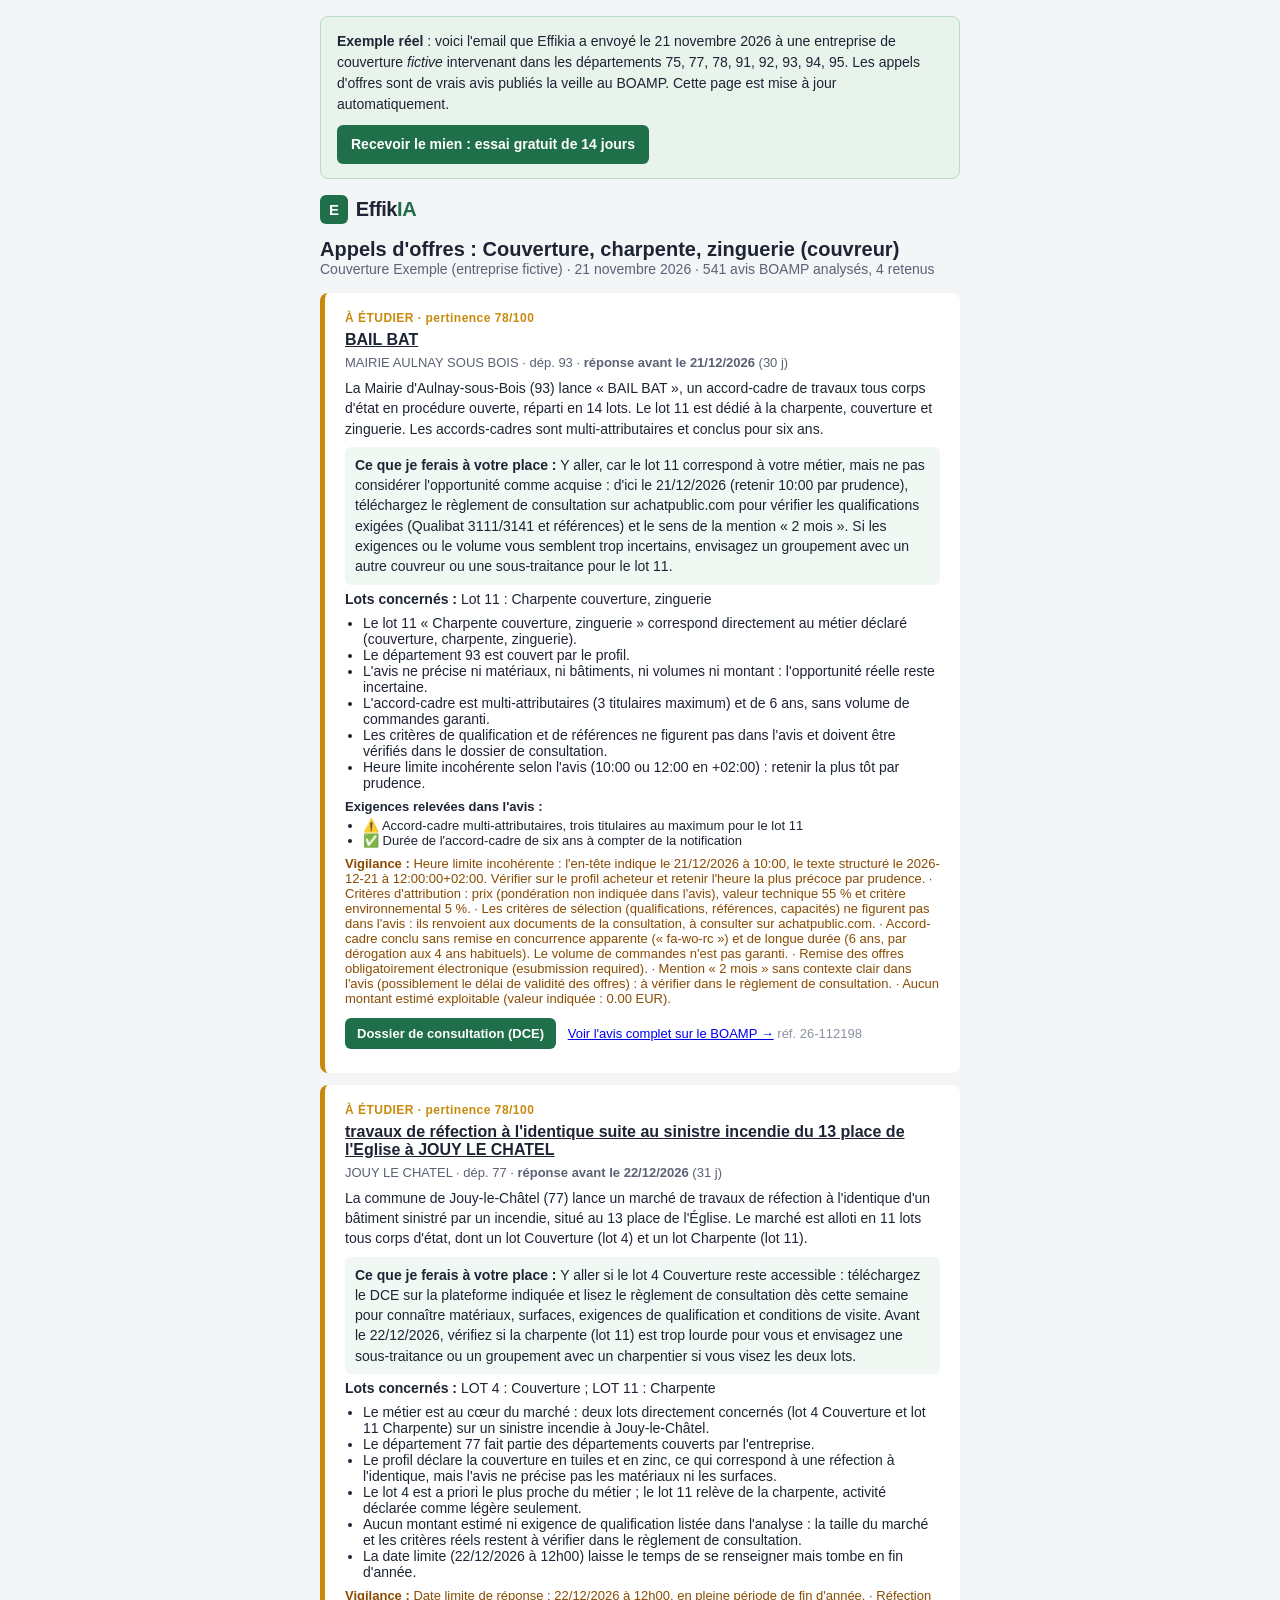
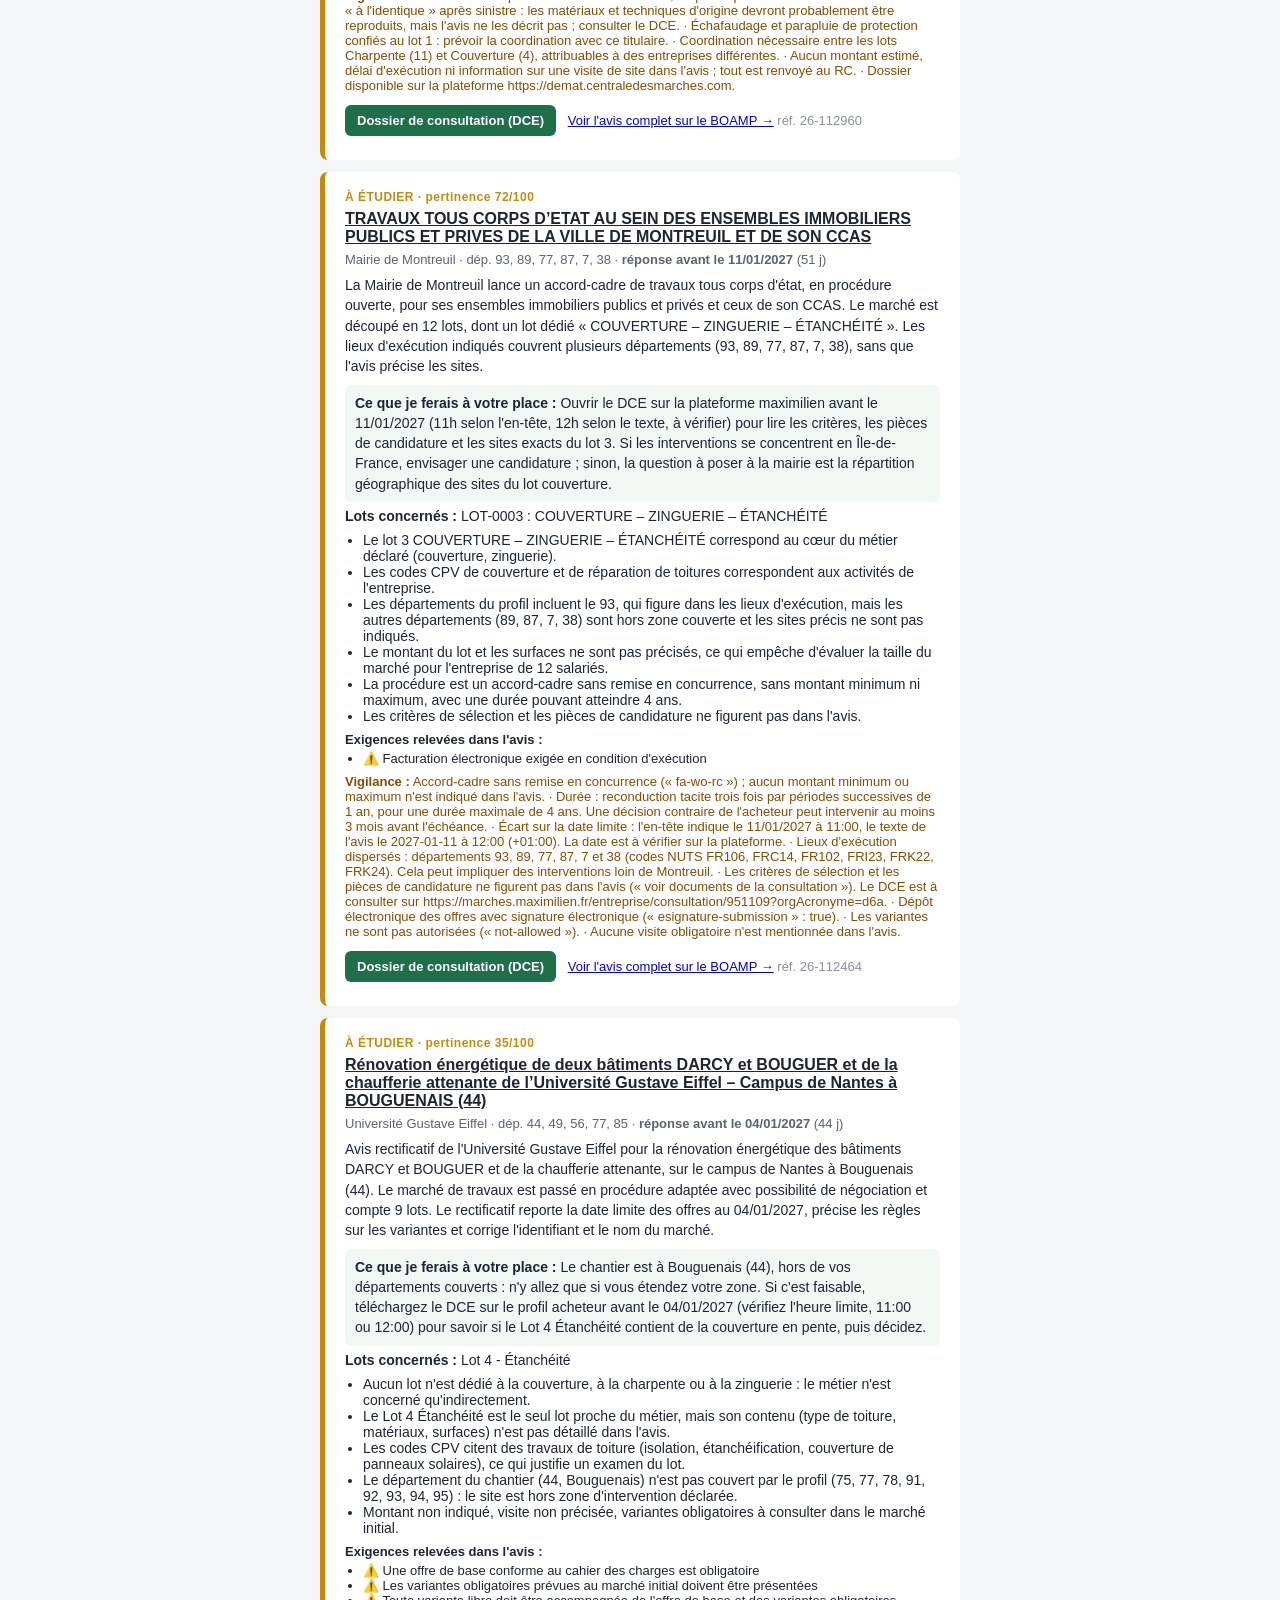
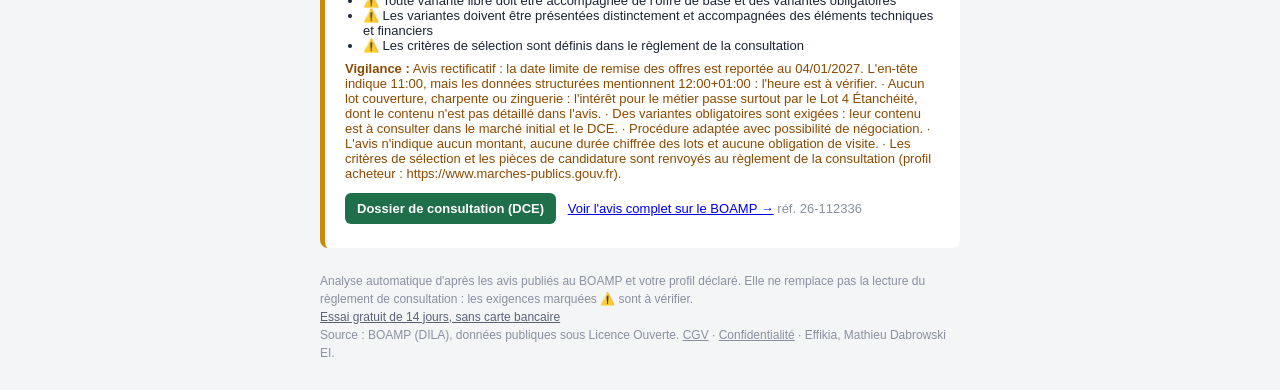
<file: exemple.html>
<!doctype html>
<html lang="fr">
<head><meta charset="utf-8"><meta name="viewport" content="width=device-width,initial-scale=1">
<title>Exemple d'email du matin - Effikia</title>
<meta name="description" content="Un vrai email Effikia du 21 novembre 2026 : les appels d'offres de couverture publiés la veille au BOAMP, résumés et analysés.">
</head>
<body style="margin:0;background:#f4f5f7;font-family:Arial,Helvetica,sans-serif;color:#1d2433;">
<table role="presentation" width="100%" cellpadding="0" cellspacing="0" style="background:#f4f5f7;"><tr><td align="center" style="padding:16px;">
<table role="presentation" width="100%" cellpadding="0" cellspacing="0" style="max-width:640px;">
  
  <tr><td style="background:#e8f3ec;border:1px solid #b9dcc6;border-radius:8px;padding:14px 16px;font-size:14px;line-height:1.5;margin-bottom:12px;">
    <strong>Exemple réel</strong> : voici l'email que Effikia a envoyé le 21 novembre 2026 à une entreprise de couverture <em>fictive</em> intervenant dans les départements 75, 77, 78, 91, 92, 93, 94, 95.
    Les appels d'offres sont de vrais avis publiés la veille au BOAMP. Cette page est mise à jour automatiquement.
    <div style="margin-top:10px;"><a href="https://effikia.fr/" style="display:inline-block;background:#1f6f4a;color:#fff;text-decoration:none;padding:9px 14px;border-radius:6px;font-weight:bold;">Recevoir le mien : essai gratuit de 14 jours</a></div>
  </td></tr>
  <tr><td style="height:12px;"></td></tr>
  
  <tr><td style="padding:4px 0 14px;">
    <table role="presentation" cellpadding="0" cellspacing="0"><tr>
      <td style="background:#1f6f4a;color:#fff;font-weight:bold;font-size:15px;border-radius:6px;padding:6px 9px;letter-spacing:-.02em;">E</td>
      <td style="padding-left:8px;font-size:20px;font-weight:800;letter-spacing:-.02em;color:#1d2433;">Effik<span style="color:#1f6f4a;">IA</span></td>
    </tr></table>
  </td></tr>
  <tr><td style="padding:0 0 16px;">
    <div style="font-size:20px;font-weight:bold;">Appels d'offres : Couverture, charpente, zinguerie (couvreur)</div>
    <div style="font-size:14px;color:#5a6275;">Couverture Exemple (entreprise fictive) · 21 novembre 2026 · 541 avis BOAMP analysés, 4 retenus</div>
  </td></tr>
  
  
  
  
  
  <tr><td style="background:#fff;border-radius:8px;padding:18px 20px;margin-bottom:12px;border-left:5px solid #c98a0c;">
    <div style="font-size:12px;font-weight:bold;letter-spacing:.04em;color:#c98a0c;">
      À ÉTUDIER · pertinence 78/100
    </div>
    <div style="font-size:16px;font-weight:bold;margin:6px 0;"><a href="https://www.boamp.fr/pages/avis/?q=idweb:26-112198" style="color:#1d2433;">BAIL BAT</a></div>
    <div style="font-size:13px;color:#5a6275;margin-bottom:8px;">
      MAIRIE AULNAY SOUS BOIS · dép. 93
       · <strong>réponse avant le 21/12/2026</strong> (30 j)
    </div>
    
    <div style="font-size:14px;line-height:1.45;">La Mairie d&#39;Aulnay-sous-Bois (93) lance « BAIL BAT », un accord-cadre de travaux tous corps d&#39;état en procédure ouverte, réparti en 14 lots. Le lot 11 est dédié à la charpente, couverture et zinguerie. Les accords-cadres sont multi-attributaires et conclus pour six ans.</div>
    <div style="font-size:14px;line-height:1.45;margin-top:8px;background:#f1f7f3;border-radius:6px;padding:8px 10px;"><strong>Ce que je ferais à votre place :</strong> Y aller, car le lot 11 correspond à votre métier, mais ne pas considérer l&#39;opportunité comme acquise : d&#39;ici le 21/12/2026 (retenir 10:00 par prudence), téléchargez le règlement de consultation sur achatpublic.com pour vérifier les qualifications exigées (Qualibat 3111/3141 et références) et le sens de la mention « 2 mois ». Si les exigences ou le volume vous semblent trop incertains, envisagez un groupement avec un autre couvreur ou une sous-traitance pour le lot 11.</div>
    <div style="font-size:14px;margin-top:6px;"><strong>Lots concernés :</strong> Lot 11 : Charpente couverture, zinguerie</div>
    <ul style="font-size:14px;margin:8px 0 0;padding-left:18px;"><li>Le lot 11 « Charpente couverture, zinguerie » correspond directement au métier déclaré (couverture, charpente, zinguerie).</li><li>Le département 93 est couvert par le profil.</li><li>L&#39;avis ne précise ni matériaux, ni bâtiments, ni volumes ni montant : l&#39;opportunité réelle reste incertaine.</li><li>L&#39;accord-cadre est multi-attributaires (3 titulaires maximum) et de 6 ans, sans volume de commandes garanti.</li><li>Les critères de qualification et de références ne figurent pas dans l&#39;avis et doivent être vérifiés dans le dossier de consultation.</li><li>Heure limite incohérente selon l&#39;avis (10:00 ou 12:00 en +02:00) : retenir la plus tôt par prudence.</li></ul>
    
    <div style="font-size:13px;margin-top:8px;"><strong>Exigences relevées dans l'avis :</strong></div>
    <ul style="font-size:13px;margin:4px 0 0;padding-left:18px;">
      <li>⚠️ Accord-cadre multi-attributaires, trois titulaires au maximum pour le lot 11</li><li>✅ Durée de l&#39;accord-cadre de six ans à compter de la notification</li>
    </ul>
    <div style="font-size:13px;margin-top:8px;color:#8a4b00;"><strong>Vigilance :</strong> Heure limite incohérente : l&#39;en-tête indique le 21/12/2026 à 10:00, le texte structuré le 2026-12-21 à 12:00:00+02:00. Vérifier sur le profil acheteur et retenir l&#39;heure la plus précoce par prudence. · Critères d&#39;attribution : prix (pondération non indiquée dans l&#39;avis), valeur technique 55 % et critère environnemental 5 %. · Les critères de sélection (qualifications, références, capacités) ne figurent pas dans l&#39;avis : ils renvoient aux documents de la consultation, à consulter sur achatpublic.com. · Accord-cadre conclu sans remise en concurrence apparente (« fa-wo-rc ») et de longue durée (6 ans, par dérogation aux 4 ans habituels). Le volume de commandes n&#39;est pas garanti. · Remise des offres obligatoirement électronique (esubmission required). · Mention « 2 mois » sans contexte clair dans l&#39;avis (possiblement le délai de validité des offres) : à vérifier dans le règlement de consultation. · Aucun montant estimé exploitable (valeur indiquée : 0.00 EUR).</div>
    <div style="font-size:13px;margin-top:12px;">
      <a href="https://www.achatpublic.com/sdm/ent/gen/ent_detail.do?PCSLID=CSL_2026_gD1mYWmIRo&amp;v=1&amp;selected=0" style="display:inline-block;background:#1f6f4a;color:#fff;text-decoration:none;padding:8px 12px;border-radius:6px;font-weight:bold;margin:0 8px 6px 0;">Dossier de consultation (DCE)</a>
      <a href="https://www.boamp.fr/pages/avis/?q=idweb:26-112198">Voir l'avis complet sur le BOAMP →</a> <span style="color:#8a90a0;">réf. 26-112198</span>
    </div>
  </td></tr>
  <tr><td style="height:12px;"></td></tr>
  
  
  <tr><td style="background:#fff;border-radius:8px;padding:18px 20px;margin-bottom:12px;border-left:5px solid #c98a0c;">
    <div style="font-size:12px;font-weight:bold;letter-spacing:.04em;color:#c98a0c;">
      À ÉTUDIER · pertinence 78/100
    </div>
    <div style="font-size:16px;font-weight:bold;margin:6px 0;"><a href="https://www.boamp.fr/pages/avis/?q=idweb:26-112960" style="color:#1d2433;">travaux de réfection à l&#39;identique suite au sinistre incendie du 13 place de l&#39;Eglise à JOUY LE CHATEL</a></div>
    <div style="font-size:13px;color:#5a6275;margin-bottom:8px;">
      JOUY LE CHATEL · dép. 77
       · <strong>réponse avant le 22/12/2026</strong> (31 j)
    </div>
    
    <div style="font-size:14px;line-height:1.45;">La commune de Jouy-le-Châtel (77) lance un marché de travaux de réfection à l&#39;identique d&#39;un bâtiment sinistré par un incendie, situé au 13 place de l&#39;Église. Le marché est alloti en 11 lots tous corps d&#39;état, dont un lot Couverture (lot 4) et un lot Charpente (lot 11).</div>
    <div style="font-size:14px;line-height:1.45;margin-top:8px;background:#f1f7f3;border-radius:6px;padding:8px 10px;"><strong>Ce que je ferais à votre place :</strong> Y aller si le lot 4 Couverture reste accessible : téléchargez le DCE sur la plateforme indiquée et lisez le règlement de consultation dès cette semaine pour connaître matériaux, surfaces, exigences de qualification et conditions de visite. Avant le 22/12/2026, vérifiez si la charpente (lot 11) est trop lourde pour vous et envisagez une sous-traitance ou un groupement avec un charpentier si vous visez les deux lots.</div>
    <div style="font-size:14px;margin-top:6px;"><strong>Lots concernés :</strong> LOT 4 : Couverture ; LOT 11 : Charpente</div>
    <ul style="font-size:14px;margin:8px 0 0;padding-left:18px;"><li>Le métier est au cœur du marché : deux lots directement concernés (lot 4 Couverture et lot 11 Charpente) sur un sinistre incendie à Jouy-le-Châtel.</li><li>Le département 77 fait partie des départements couverts par l&#39;entreprise.</li><li>Le profil déclare la couverture en tuiles et en zinc, ce qui correspond à une réfection à l&#39;identique, mais l&#39;avis ne précise pas les matériaux ni les surfaces.</li><li>Le lot 4 est a priori le plus proche du métier ; le lot 11 relève de la charpente, activité déclarée comme légère seulement.</li><li>Aucun montant estimé ni exigence de qualification listée dans l&#39;analyse : la taille du marché et les critères réels restent à vérifier dans le règlement de consultation.</li><li>La date limite (22/12/2026 à 12h00) laisse le temps de se renseigner mais tombe en fin d&#39;année.</li></ul>
    
    <div style="font-size:13px;margin-top:8px;color:#8a4b00;"><strong>Vigilance :</strong> Date limite de réponse : 22/12/2026 à 12h00, en pleine période de fin d&#39;année. · Réfection « à l&#39;identique » après sinistre : les matériaux et techniques d&#39;origine devront probablement être reproduits, mais l&#39;avis ne les décrit pas ; consulter le DCE. · Échafaudage et parapluie de protection confiés au lot 1 : prévoir la coordination avec ce titulaire. · Coordination nécessaire entre les lots Charpente (11) et Couverture (4), attribuables à des entreprises différentes. · Aucun montant estimé, délai d&#39;exécution ni information sur une visite de site dans l&#39;avis ; tout est renvoyé au RC. · Dossier disponible sur la plateforme https://demat.centraledesmarches.com.</div>
    <div style="font-size:13px;margin-top:12px;">
      <a href="https://demat.centraledesmarches.com" style="display:inline-block;background:#1f6f4a;color:#fff;text-decoration:none;padding:8px 12px;border-radius:6px;font-weight:bold;margin:0 8px 6px 0;">Dossier de consultation (DCE)</a>
      <a href="https://www.boamp.fr/pages/avis/?q=idweb:26-112960">Voir l'avis complet sur le BOAMP →</a> <span style="color:#8a90a0;">réf. 26-112960</span>
    </div>
  </td></tr>
  <tr><td style="height:12px;"></td></tr>
  
  
  <tr><td style="background:#fff;border-radius:8px;padding:18px 20px;margin-bottom:12px;border-left:5px solid #c98a0c;">
    <div style="font-size:12px;font-weight:bold;letter-spacing:.04em;color:#c98a0c;">
      À ÉTUDIER · pertinence 72/100
    </div>
    <div style="font-size:16px;font-weight:bold;margin:6px 0;"><a href="https://www.boamp.fr/pages/avis/?q=idweb:26-112464" style="color:#1d2433;">TRAVAUX TOUS CORPS D’ETAT AU SEIN DES ENSEMBLES IMMOBILIERS PUBLICS ET PRIVES DE LA VILLE DE MONTREUIL ET DE SON CCAS</a></div>
    <div style="font-size:13px;color:#5a6275;margin-bottom:8px;">
      Mairie de Montreuil · dép. 93, 89, 77, 87, 7, 38
       · <strong>réponse avant le 11/01/2027</strong> (51 j)
    </div>
    
    <div style="font-size:14px;line-height:1.45;">La Mairie de Montreuil lance un accord-cadre de travaux tous corps d&#39;état, en procédure ouverte, pour ses ensembles immobiliers publics et privés et ceux de son CCAS. Le marché est découpé en 12 lots, dont un lot dédié « COUVERTURE – ZINGUERIE – ÉTANCHÉITÉ ». Les lieux d&#39;exécution indiqués couvrent plusieurs départements (93, 89, 77, 87, 7, 38), sans que l&#39;avis précise les sites.</div>
    <div style="font-size:14px;line-height:1.45;margin-top:8px;background:#f1f7f3;border-radius:6px;padding:8px 10px;"><strong>Ce que je ferais à votre place :</strong> Ouvrir le DCE sur la plateforme maximilien avant le 11/01/2027 (11h selon l&#39;en-tête, 12h selon le texte, à vérifier) pour lire les critères, les pièces de candidature et les sites exacts du lot 3. Si les interventions se concentrent en Île-de-France, envisager une candidature ; sinon, la question à poser à la mairie est la répartition géographique des sites du lot couverture.</div>
    <div style="font-size:14px;margin-top:6px;"><strong>Lots concernés :</strong> LOT-0003 : COUVERTURE – ZINGUERIE – ÉTANCHÉITÉ</div>
    <ul style="font-size:14px;margin:8px 0 0;padding-left:18px;"><li>Le lot 3 COUVERTURE – ZINGUERIE – ÉTANCHÉITÉ correspond au cœur du métier déclaré (couverture, zinguerie).</li><li>Les codes CPV de couverture et de réparation de toitures correspondent aux activités de l&#39;entreprise.</li><li>Les départements du profil incluent le 93, qui figure dans les lieux d&#39;exécution, mais les autres départements (89, 87, 7, 38) sont hors zone couverte et les sites précis ne sont pas indiqués.</li><li>Le montant du lot et les surfaces ne sont pas précisés, ce qui empêche d&#39;évaluer la taille du marché pour l&#39;entreprise de 12 salariés.</li><li>La procédure est un accord-cadre sans remise en concurrence, sans montant minimum ni maximum, avec une durée pouvant atteindre 4 ans.</li><li>Les critères de sélection et les pièces de candidature ne figurent pas dans l&#39;avis.</li></ul>
    
    <div style="font-size:13px;margin-top:8px;"><strong>Exigences relevées dans l'avis :</strong></div>
    <ul style="font-size:13px;margin:4px 0 0;padding-left:18px;">
      <li>⚠️ Facturation électronique exigée en condition d&#39;exécution</li>
    </ul>
    <div style="font-size:13px;margin-top:8px;color:#8a4b00;"><strong>Vigilance :</strong> Accord-cadre sans remise en concurrence (« fa-wo-rc ») ; aucun montant minimum ou maximum n&#39;est indiqué dans l&#39;avis. · Durée : reconduction tacite trois fois par périodes successives de 1 an, pour une durée maximale de 4 ans. Une décision contraire de l&#39;acheteur peut intervenir au moins 3 mois avant l&#39;échéance. · Écart sur la date limite : l&#39;en-tête indique le 11/01/2027 à 11:00, le texte de l&#39;avis le 2027-01-11 à 12:00 (+01:00). La date est à vérifier sur la plateforme. · Lieux d&#39;exécution dispersés : départements 93, 89, 77, 87, 7 et 38 (codes NUTS FR106, FRC14, FR102, FRI23, FRK22, FRK24). Cela peut impliquer des interventions loin de Montreuil. · Les critères de sélection et les pièces de candidature ne figurent pas dans l&#39;avis (« voir documents de la consultation »). Le DCE est à consulter sur https://marches.maximilien.fr/entreprise/consultation/951109?orgAcronyme=d6a. · Dépôt électronique des offres avec signature électronique (« esignature-submission » : true). · Les variantes ne sont pas autorisées (« not-allowed »). · Aucune visite obligatoire n&#39;est mentionnée dans l&#39;avis.</div>
    <div style="font-size:13px;margin-top:12px;">
      <a href="https://marches.maximilien.fr/entreprise/consultation/951109?orgAcronyme=d6a" style="display:inline-block;background:#1f6f4a;color:#fff;text-decoration:none;padding:8px 12px;border-radius:6px;font-weight:bold;margin:0 8px 6px 0;">Dossier de consultation (DCE)</a>
      <a href="https://www.boamp.fr/pages/avis/?q=idweb:26-112464">Voir l'avis complet sur le BOAMP →</a> <span style="color:#8a90a0;">réf. 26-112464</span>
    </div>
  </td></tr>
  <tr><td style="height:12px;"></td></tr>
  
  
  <tr><td style="background:#fff;border-radius:8px;padding:18px 20px;margin-bottom:12px;border-left:5px solid #c98a0c;">
    <div style="font-size:12px;font-weight:bold;letter-spacing:.04em;color:#c98a0c;">
      À ÉTUDIER · pertinence 35/100
    </div>
    <div style="font-size:16px;font-weight:bold;margin:6px 0;"><a href="https://www.boamp.fr/pages/avis/?q=idweb:26-112336" style="color:#1d2433;">Rénovation énergétique de deux bâtiments DARCY et BOUGUER et de la chaufferie attenante de l’Université Gustave Eiffel – Campus de Nantes à BOUGUENAIS (44)</a></div>
    <div style="font-size:13px;color:#5a6275;margin-bottom:8px;">
      Université Gustave Eiffel · dép. 44, 49, 56, 77, 85
       · <strong>réponse avant le 04/01/2027</strong> (44 j)
    </div>
    
    <div style="font-size:14px;line-height:1.45;">Avis rectificatif de l&#39;Université Gustave Eiffel pour la rénovation énergétique des bâtiments DARCY et BOUGUER et de la chaufferie attenante, sur le campus de Nantes à Bouguenais (44). Le marché de travaux est passé en procédure adaptée avec possibilité de négociation et compte 9 lots. Le rectificatif reporte la date limite des offres au 04/01/2027, précise les règles sur les variantes et corrige l&#39;identifiant et le nom du marché.</div>
    <div style="font-size:14px;line-height:1.45;margin-top:8px;background:#f1f7f3;border-radius:6px;padding:8px 10px;"><strong>Ce que je ferais à votre place :</strong> Le chantier est à Bouguenais (44), hors de vos départements couverts : n&#39;y allez que si vous étendez votre zone. Si c&#39;est faisable, téléchargez le DCE sur le profil acheteur avant le 04/01/2027 (vérifiez l&#39;heure limite, 11:00 ou 12:00) pour savoir si le Lot 4 Étanchéité contient de la couverture en pente, puis décidez.</div>
    <div style="font-size:14px;margin-top:6px;"><strong>Lots concernés :</strong> Lot 4 - Étanchéité</div>
    <ul style="font-size:14px;margin:8px 0 0;padding-left:18px;"><li>Aucun lot n&#39;est dédié à la couverture, à la charpente ou à la zinguerie : le métier n&#39;est concerné qu&#39;indirectement.</li><li>Le Lot 4 Étanchéité est le seul lot proche du métier, mais son contenu (type de toiture, matériaux, surfaces) n&#39;est pas détaillé dans l&#39;avis.</li><li>Les codes CPV citent des travaux de toiture (isolation, étanchéification, couverture de panneaux solaires), ce qui justifie un examen du lot.</li><li>Le département du chantier (44, Bouguenais) n&#39;est pas couvert par le profil (75, 77, 78, 91, 92, 93, 94, 95) : le site est hors zone d&#39;intervention déclarée.</li><li>Montant non indiqué, visite non précisée, variantes obligatoires à consulter dans le marché initial.</li></ul>
    
    <div style="font-size:13px;margin-top:8px;"><strong>Exigences relevées dans l'avis :</strong></div>
    <ul style="font-size:13px;margin:4px 0 0;padding-left:18px;">
      <li>⚠️ Une offre de base conforme au cahier des charges est obligatoire</li><li>⚠️ Les variantes obligatoires prévues au marché initial doivent être présentées</li><li>⚠️ Toute variante libre doit être accompagnée de l&#39;offre de base et des variantes obligatoires</li><li>⚠️ Les variantes doivent être présentées distinctement et accompagnées des éléments techniques et financiers</li><li>⚠️ Les critères de sélection sont définis dans le règlement de la consultation</li>
    </ul>
    <div style="font-size:13px;margin-top:8px;color:#8a4b00;"><strong>Vigilance :</strong> Avis rectificatif : la date limite de remise des offres est reportée au 04/01/2027. L&#39;en-tête indique 11:00, mais les données structurées mentionnent 12:00+01:00 : l&#39;heure est à vérifier. · Aucun lot couverture, charpente ou zinguerie : l&#39;intérêt pour le métier passe surtout par le Lot 4 Étanchéité, dont le contenu n&#39;est pas détaillé dans l&#39;avis. · Des variantes obligatoires sont exigées : leur contenu est à consulter dans le marché initial et le DCE. · Procédure adaptée avec possibilité de négociation. · L&#39;avis n&#39;indique aucun montant, aucune durée chiffrée des lots et aucune obligation de visite. · Les critères de sélection et les pièces de candidature sont renvoyés au règlement de la consultation (profil acheteur : https://www.marches-publics.gouv.fr).</div>
    <div style="font-size:13px;margin-top:12px;">
      <a href="https://www.marches-publics.gouv.fr" style="display:inline-block;background:#1f6f4a;color:#fff;text-decoration:none;padding:8px 12px;border-radius:6px;font-weight:bold;margin:0 8px 6px 0;">Dossier de consultation (DCE)</a>
      <a href="https://www.boamp.fr/pages/avis/?q=idweb:26-112336">Voir l'avis complet sur le BOAMP →</a> <span style="color:#8a90a0;">réf. 26-112336</span>
    </div>
  </td></tr>
  <tr><td style="height:12px;"></td></tr>
  
  <tr><td style="font-size:12px;color:#8a90a0;padding:12px 0;line-height:1.5;">
    Analyse automatique d'après les avis publiés au BOAMP et votre profil déclaré. Elle ne remplace pas la lecture du règlement de consultation :
    les exigences marquées ⚠️ sont à vérifier.<br>
    <a href="https://effikia.fr/" style="color:#5a6275;">Essai gratuit de 14 jours, sans carte bancaire</a><br>
        Source : BOAMP (DILA), données publiques sous Licence Ouverte. <a href="https://effikia.fr/cgv.html" style="color:#8a90a0;">CGV</a> · <a href="https://effikia.fr/confidentialite.html" style="color:#8a90a0;">Confidentialité</a> · Effikia, Mathieu Dabrowski EI.
  </td></tr>
</table></td></tr></table>
</body></html>
</file>
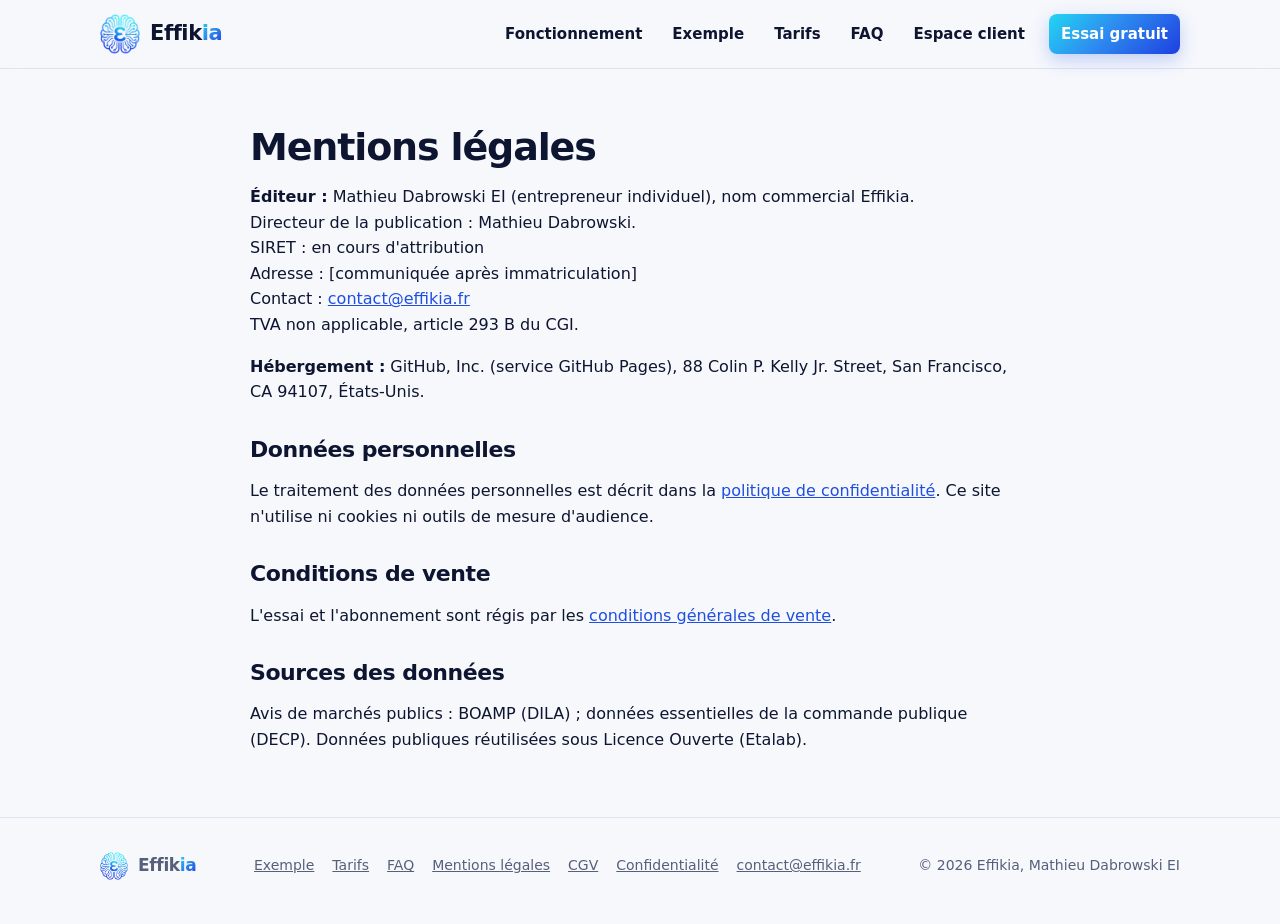
<file: mentions-legales.html>
<!doctype html>
<html lang="fr">
<head>
<meta charset="utf-8"><meta name="viewport" content="width=device-width,initial-scale=1">
<title>Mentions légales</title>
<link rel="icon" type="image/png" sizes="32x32" href="img/favicon-32.png">
<link rel="apple-touch-icon" href="img/apple-touch-icon.png">
<link rel="stylesheet" href="style.css">
</head>
<body>
<header class="site-header">
  <div class="wrap">
    <a class="brand" href="index.html"><img src="img/logo-96.png" alt="" width="40" height="40"><span>Effik<b>ia</b></span></a>
    <input type="checkbox" id="menu" class="menu-toggle" aria-label="Ouvrir le menu">
    <label for="menu" class="menu-btn" aria-hidden="true"><span></span><span></span><span></span></label>
    <nav class="nav" aria-label="Navigation principale">
      <a href="index.html#fonctionnement">Fonctionnement</a>
      <a href="exemple.html">Exemple</a>
      <a href="index.html#tarifs">Tarifs</a>
      <a href="index.html#faq">FAQ</a>
      <a href="https://espace.effikia.fr/">Espace client</a>
      <a class="btn" href="essai.html">Essai gratuit</a>
    </nav>
  </div>
</header>

<main class="wrap narrow page">
<h1>Mentions légales</h1>
<p><strong>Éditeur :</strong> Mathieu Dabrowski EI (entrepreneur individuel), nom commercial Effikia.<br>
Directeur de la publication : Mathieu Dabrowski.<br>
SIRET : en cours d'attribution<br>
Adresse : [communiquée après immatriculation]<br>
Contact : <a href="mailto:contact@effikia.fr">contact@effikia.fr</a><br>
TVA non applicable, article 293 B du CGI.</p>
<p><strong>Hébergement :</strong> GitHub, Inc. (service GitHub Pages), 88 Colin P. Kelly Jr. Street, San Francisco, CA 94107, États-Unis.</p>
<h2>Données personnelles</h2>
<p>Le traitement des données personnelles est décrit dans la <a href="confidentialite.html">politique de confidentialité</a>. Ce site n'utilise ni cookies ni outils de mesure d'audience.</p>
<h2>Conditions de vente</h2>
<p>L'essai et l'abonnement sont régis par les <a href="cgv.html">conditions générales de vente</a>.</p>
<h2>Sources des données</h2>
<p>Avis de marchés publics : BOAMP (DILA) ; données essentielles de la commande publique (DECP). Données publiques réutilisées sous Licence Ouverte (Etalab).</p>
</main>

<footer class="site-footer">
  <div class="wrap">
    <a class="brand" href="index.html"><img src="img/logo-96.png" alt="" width="28" height="28"><span>Effik<b>ia</b></span></a>
    <nav aria-label="Liens légaux">
      <a href="exemple.html">Exemple</a><a href="index.html#tarifs">Tarifs</a><a href="index.html#faq">FAQ</a>
      <a href="mentions-legales.html">Mentions légales</a><a href="cgv.html">CGV</a><a href="confidentialite.html">Confidentialité</a>
      <a href="mailto:contact@effikia.fr">contact@effikia.fr</a>
    </nav>
    <span>© 2026 Effikia, Mathieu Dabrowski EI</span>
  </div>
</footer>
</body>
</html>
</file>
<file: style.css>
/* Effikia — charte : bleu électrique et cyan du logo (option 1). */
:root {
  --bg: #f6f8fc; --surface: #ffffff; --surface-2: #eef3fd; --ink: #0d1530; --muted: #56607a; --line: #dde3ef;
  --blue: #1f4fe0; --blue-strong: #1734b8; --cyan: #1ec8ef; --good: #12805c; --warn: #b26a00; --bad: #b4232c;
  --grad: linear-gradient(135deg, #22d6f2 0%, #2d8cf0 45%, #1f3fe0 100%);
  --shadow: 0 1px 2px rgba(13, 21, 48, .06), 0 8px 24px rgba(13, 21, 48, .06);
  --radius: 14px;
}
@media (prefers-color-scheme: dark) {
  :root:not([data-theme="light"]) {
    --bg: #0a1022; --surface: #111a33; --surface-2: #152246; --ink: #e8eefc; --muted: #9aa6c2; --line: #24314f;
    --blue: #5b8cff; --blue-strong: #8fb0ff; --cyan: #4fdaf6; --good: #3fcf96; --warn: #f0b04f; --bad: #ff7d86;
    --shadow: 0 1px 2px rgba(0, 0, 0, .3), 0 8px 24px rgba(0, 0, 0, .25);
  }
}
:root[data-theme="dark"] {
  --bg: #0a1022; --surface: #111a33; --surface-2: #152246; --ink: #e8eefc; --muted: #9aa6c2; --line: #24314f;
  --blue: #5b8cff; --blue-strong: #8fb0ff; --cyan: #4fdaf6; --good: #3fcf96; --warn: #f0b04f; --bad: #ff7d86;
}

* { box-sizing: border-box; }
html { scroll-behavior: smooth; scroll-padding-top: 80px; }
body { margin: 0; background: var(--bg); color: var(--ink);
  font: 16px/1.6 system-ui, -apple-system, "Segoe UI", Roboto, "Helvetica Neue", Arial, sans-serif; }
a { color: var(--blue); }
img { max-width: 100%; height: auto; }
.wrap { max-width: 1120px; margin: 0 auto; padding: 0 20px; }
.narrow { max-width: 780px; }

/* ---- header / navigation ---- */
.site-header { position: sticky; top: 0; z-index: 10; background: color-mix(in srgb, var(--bg) 88%, transparent);
  backdrop-filter: saturate(160%) blur(10px); border-bottom: 1px solid var(--line); }
.site-header .wrap { display: flex; align-items: center; gap: 24px; height: 68px; }
.brand { display: flex; align-items: center; gap: 10px; color: var(--ink); text-decoration: none; font-weight: 800;
  font-size: 21px; letter-spacing: -.02em; }
.brand img { width: 40px; height: 40px; }
.brand b { background: var(--grad); -webkit-background-clip: text; background-clip: text; color: transparent; }
.nav { display: flex; align-items: center; gap: 6px; margin-left: auto; }
.nav a { color: var(--ink); text-decoration: none; font-weight: 550; font-size: 15px; padding: 8px 12px; border-radius: 8px; }
.nav a:hover { background: var(--surface-2); }
.nav a.btn { color: #fff; margin-left: 6px; }
.menu-toggle { display: none; }
.menu-btn { display: none; margin-left: auto; cursor: pointer; padding: 8px; border-radius: 8px; }
.menu-btn span { display: block; width: 22px; height: 2px; background: var(--ink); margin: 5px 0; border-radius: 2px; }
@media (max-width: 860px) {
  .menu-btn { display: block; }
  .nav { display: none; position: absolute; top: 68px; left: 0; right: 0; flex-direction: column; align-items: stretch;
    background: var(--surface); border-bottom: 1px solid var(--line); padding: 10px 20px 18px; gap: 2px; box-shadow: var(--shadow); }
  .nav a { padding: 12px; font-size: 16px; }
  .nav a.btn { margin: 8px 0 0; text-align: center; }
  .menu-toggle:checked ~ .nav { display: flex; }
}

/* ---- buttons ---- */
.btn { display: inline-flex; align-items: center; justify-content: center; gap: 8px; background: var(--grad); color: #fff;
  text-decoration: none; font-weight: 700; padding: 12px 20px; border-radius: 10px; border: 0; cursor: pointer;
  box-shadow: 0 6px 18px rgba(31, 79, 224, .25); font: inherit; font-weight: 700; }
.btn:hover { filter: brightness(1.06); }
.btn.lg { padding: 15px 26px; font-size: 17px; }
.btn.ghost { background: transparent; color: var(--blue); box-shadow: none; border: 1.5px solid var(--line); }
.btn.ghost:hover { border-color: var(--blue); background: var(--surface-2); filter: none; }

/* ---- hero ---- */
.hero { padding: 64px 0 40px; overflow: hidden; }
.hero .wrap { display: grid; grid-template-columns: 1.1fr .9fr; gap: 48px; align-items: center; }
.eyebrow { display: inline-flex; gap: 8px; align-items: center; font-size: 13px; font-weight: 700; letter-spacing: .04em;
  text-transform: uppercase; color: var(--blue); background: var(--surface-2); padding: 6px 12px; border-radius: 99px; }
h1 { font-size: clamp(32px, 5vw, 50px); line-height: 1.08; letter-spacing: -.03em; margin: 18px 0 16px; }
h1 .accent { background: var(--grad); -webkit-background-clip: text; background-clip: text; color: transparent; }
.lead { font-size: 19px; color: var(--muted); max-width: 600px; margin: 0 0 26px; }
.cta-row { display: flex; flex-wrap: wrap; gap: 12px; align-items: center; }
.reassure { display: flex; flex-wrap: wrap; gap: 8px 18px; margin: 22px 0 0; padding: 0; list-style: none; color: var(--muted); font-size: 14px; }
.reassure li::before { content: "✓"; color: var(--good); font-weight: 800; margin-right: 6px; }
.price-tag { margin: 22px 0 0; font-size: 15px; color: var(--muted); }
.price-tag strong { font-size: 26px; color: var(--ink); letter-spacing: -.02em; }

/* email mock-up in the hero */
.mock { background: var(--surface); border: 1px solid var(--line); border-radius: 18px; box-shadow: var(--shadow); padding: 18px; position: relative; }
.mock::before { content: ""; position: absolute; inset: -40px -30px auto auto; width: 220px; height: 220px; border-radius: 50%;
  background: var(--grad); opacity: .14; filter: blur(30px); z-index: -1; }
.mock-head { display: flex; align-items: center; gap: 10px; font-size: 13px; color: var(--muted); border-bottom: 1px solid var(--line); padding-bottom: 12px; margin-bottom: 14px; }
.mock-head img { width: 28px; height: 28px; }
.mock-head b { color: var(--ink); }
.tender { border-left: 4px solid var(--good); background: var(--surface-2); border-radius: 10px; padding: 12px 14px; margin-bottom: 10px; }
.tender.warn { border-left-color: var(--warn); }
.tender .tag { font-size: 11px; font-weight: 800; letter-spacing: .05em; color: var(--good); }
.tender.warn .tag { color: var(--warn); }
.tender .t { font-weight: 700; margin: 3px 0; font-size: 15px; }
.tender .m { font-size: 13px; color: var(--muted); }
.tender .advice { font-size: 13px; margin-top: 8px; background: var(--surface); border-radius: 8px; padding: 8px 10px; }
.tender .dce { display: inline-block; margin-top: 8px; font-size: 12px; font-weight: 700; color: #fff; background: var(--blue); padding: 5px 10px; border-radius: 6px; }
.mock-note { font-size: 12px; color: var(--muted); text-align: center; margin: 8px 0 0; }

/* ---- sections ---- */
section.block { padding: 64px 0; }
section.alt { background: var(--surface); border-top: 1px solid var(--line); border-bottom: 1px solid var(--line); }
h2 { font-size: clamp(26px, 3.4vw, 36px); line-height: 1.15; letter-spacing: -.02em; margin: 0 0 12px; }
.section-lead { color: var(--muted); font-size: 18px; max-width: 700px; margin: 0 0 36px; }
.center { text-align: center; }
.center .section-lead { margin-left: auto; margin-right: auto; }

/* price comparison */
.compare { display: grid; grid-template-columns: 1fr 1fr; gap: 40px; align-items: center; }
.bars { background: var(--surface); border: 1px solid var(--line); border-radius: var(--radius); padding: 26px; box-shadow: var(--shadow); }
.bar { margin: 0 0 20px; }
.bar-label { display: flex; justify-content: space-between; font-weight: 650; margin-bottom: 6px; }
.bar-track { height: 16px; background: var(--surface-2); border-radius: 99px; overflow: hidden; }
.bar-fill { height: 100%; border-radius: 99px; background: #9aa6c2; }
.bar-fill.us { background: var(--grad); }
.saving { font-size: 15px; color: var(--muted); margin: 6px 0 0; }
.saving strong { color: var(--good); font-size: 20px; }
.fineprint { font-size: 13px; color: var(--muted); margin-top: 16px; }

/* steps and features */
.grid3 { display: grid; grid-template-columns: repeat(3, 1fr); gap: 20px; }
.grid4 { display: grid; grid-template-columns: repeat(4, 1fr); gap: 18px; }
.card { background: var(--surface); border: 1px solid var(--line); border-radius: var(--radius); padding: 22px; box-shadow: var(--shadow); }
.alt .card { background: var(--bg); box-shadow: none; }
.card h3 { margin: 10px 0 6px; font-size: 18px; letter-spacing: -.01em; }
.card p { margin: 0; color: var(--muted); font-size: 15px; }
.num { width: 34px; height: 34px; border-radius: 10px; background: var(--grad); color: #fff; font-weight: 800; display: grid; place-items: center; }
.ico { width: 40px; height: 40px; border-radius: 11px; background: var(--surface-2); display: grid; place-items: center; font-size: 20px; }

/* trust */
.trust { display: grid; grid-template-columns: 1fr 1fr; gap: 40px; align-items: start; }
.checklist { list-style: none; padding: 0; margin: 0; }
.checklist li { padding: 10px 0 10px 34px; position: relative; border-bottom: 1px solid var(--line); }
.checklist li::before { content: "✓"; position: absolute; left: 4px; top: 9px; width: 22px; height: 22px; border-radius: 50%;
  background: var(--surface-2); color: var(--good); font-weight: 800; display: grid; place-items: center; font-size: 13px; }

/* pricing */
.plans { display: grid; grid-template-columns: repeat(2, minmax(0, 340px)); gap: 22px; justify-content: center; }
.plan { background: var(--surface); border: 1.5px solid var(--line); border-radius: 18px; padding: 28px; position: relative; box-shadow: var(--shadow); }
.plan.best { border-color: var(--blue); }
.plan .badge { position: absolute; top: -12px; left: 24px; background: var(--grad); color: #fff; font-size: 12px; font-weight: 800; padding: 4px 10px; border-radius: 99px; }
.plan h3 { margin: 0; font-size: 18px; }
.plan .amount { font-size: 44px; font-weight: 800; letter-spacing: -.03em; margin: 8px 0 0; }
.plan .amount small { font-size: 16px; font-weight: 600; color: var(--muted); }
.plan .sub { color: var(--muted); font-size: 14px; margin: 2px 0 18px; }
.plan ul { list-style: none; padding: 0; margin: 0 0 22px; }
.plan li { padding: 6px 0 6px 26px; position: relative; font-size: 15px; }
.plan li::before { content: "✓"; position: absolute; left: 0; color: var(--good); font-weight: 800; }
.plan .btn { width: 100%; }
.launch { text-align: center; margin: 22px auto 0; color: var(--muted); max-width: 620px; font-size: 15px; }

/* FAQ */
.faq details { background: var(--surface); border: 1px solid var(--line); border-radius: 12px; margin-bottom: 10px; padding: 0 18px; }
.faq summary { cursor: pointer; font-weight: 650; padding: 16px 0; list-style: none; display: flex; justify-content: space-between; gap: 12px; }
.faq summary::-webkit-details-marker { display: none; }
.faq summary::after { content: "+"; color: var(--blue); font-weight: 800; font-size: 20px; line-height: 1; }
.faq details[open] summary::after { content: "−"; }
.faq details p { margin: 0 0 16px; color: var(--muted); }

/* final call to action */
.final { background: var(--grad); color: #fff; border-radius: 22px; padding: 48px 32px; text-align: center; }
.final h2 { color: #fff; }
.final p { color: rgba(255, 255, 255, .9); font-size: 18px; margin: 0 0 24px; }
.final .btn { background: #fff; color: var(--blue-strong); box-shadow: none; }

/* footer */
.site-footer { border-top: 1px solid var(--line); margin-top: 64px; padding: 34px 0 44px; color: var(--muted); font-size: 14px; }
.site-footer .wrap { display: flex; flex-wrap: wrap; gap: 16px 28px; justify-content: space-between; align-items: center; }
.site-footer nav { display: flex; flex-wrap: wrap; gap: 6px 18px; }
.site-footer a { color: inherit; }
.site-footer .brand { font-size: 17px; }
.site-footer .brand img { width: 28px; height: 28px; }

/* legal pages and forms */
.page { padding: 40px 0 0; }
.page h1 { font-size: clamp(28px, 4vw, 38px); }
.page h2 { font-size: 22px; margin-top: 32px; }
.page table { border-collapse: collapse; width: 100%; font-size: 15px; }
.page th, .page td { border: 1px solid var(--line); padding: 8px 10px; vertical-align: top; }
.note { font-size: 14px; color: var(--muted); }

@media (max-width: 900px) {
  .hero .wrap, .compare, .trust { grid-template-columns: 1fr; }
  .grid3 { grid-template-columns: 1fr; }
  .grid4 { grid-template-columns: 1fr 1fr; }
  .plans { grid-template-columns: minmax(0, 420px); }
  .hero { padding-top: 36px; }
}
@media (max-width: 520px) {
  .grid4 { grid-template-columns: 1fr; }
  .wrap { padding: 0 16px; }
  .final { padding: 36px 20px; }
}
</file>
